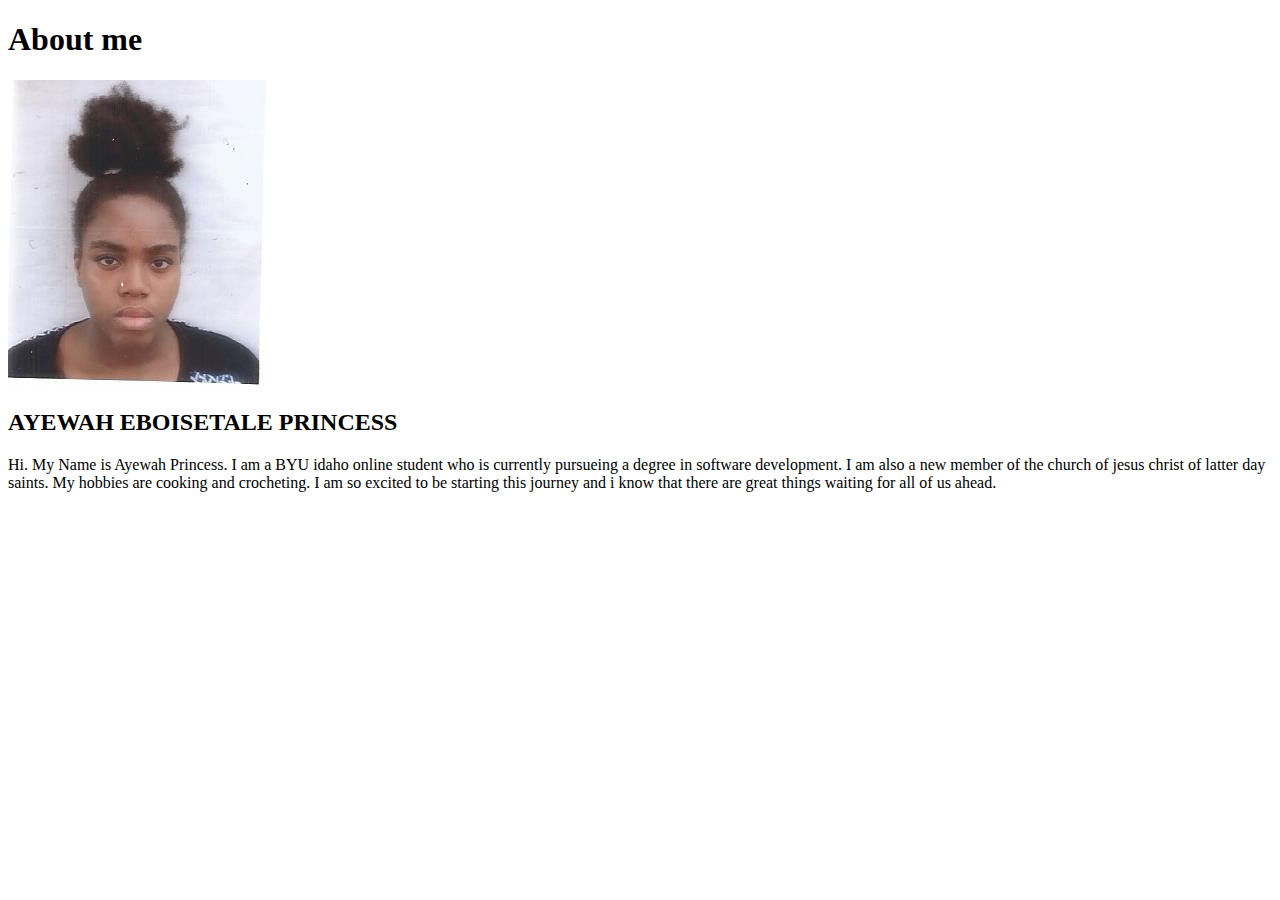
<file: aboutme/index.html>
<!DOCTYPE html>
<html  lang="en">
<head>
    <meta charset="UTF-8">
    <meta http-equiv="X-UA-Compatible" content="IE=edge">
    <meta name="viewport" content="width=device-width, initial-scale=1.0">
    <title>All About Me</title>
</head>
<body>
    <h1>About me</h1>
    <img alt="Image of me?" src="images/myphoto.jpg" >
    <h2>AYEWAH EBOISETALE PRINCESS</h2>
    <p>Hi. My Name is Ayewah Princess. I am a BYU idaho online student who is currently 
    pursueing a degree in software development. I am also a new member of the church of 
    jesus christ of latter day saints. My hobbies are cooking and crocheting. I am so 
    excited to be starting this journey and i know that there are great things waiting for all of us ahead.</p>
</body>
</html>
</file>
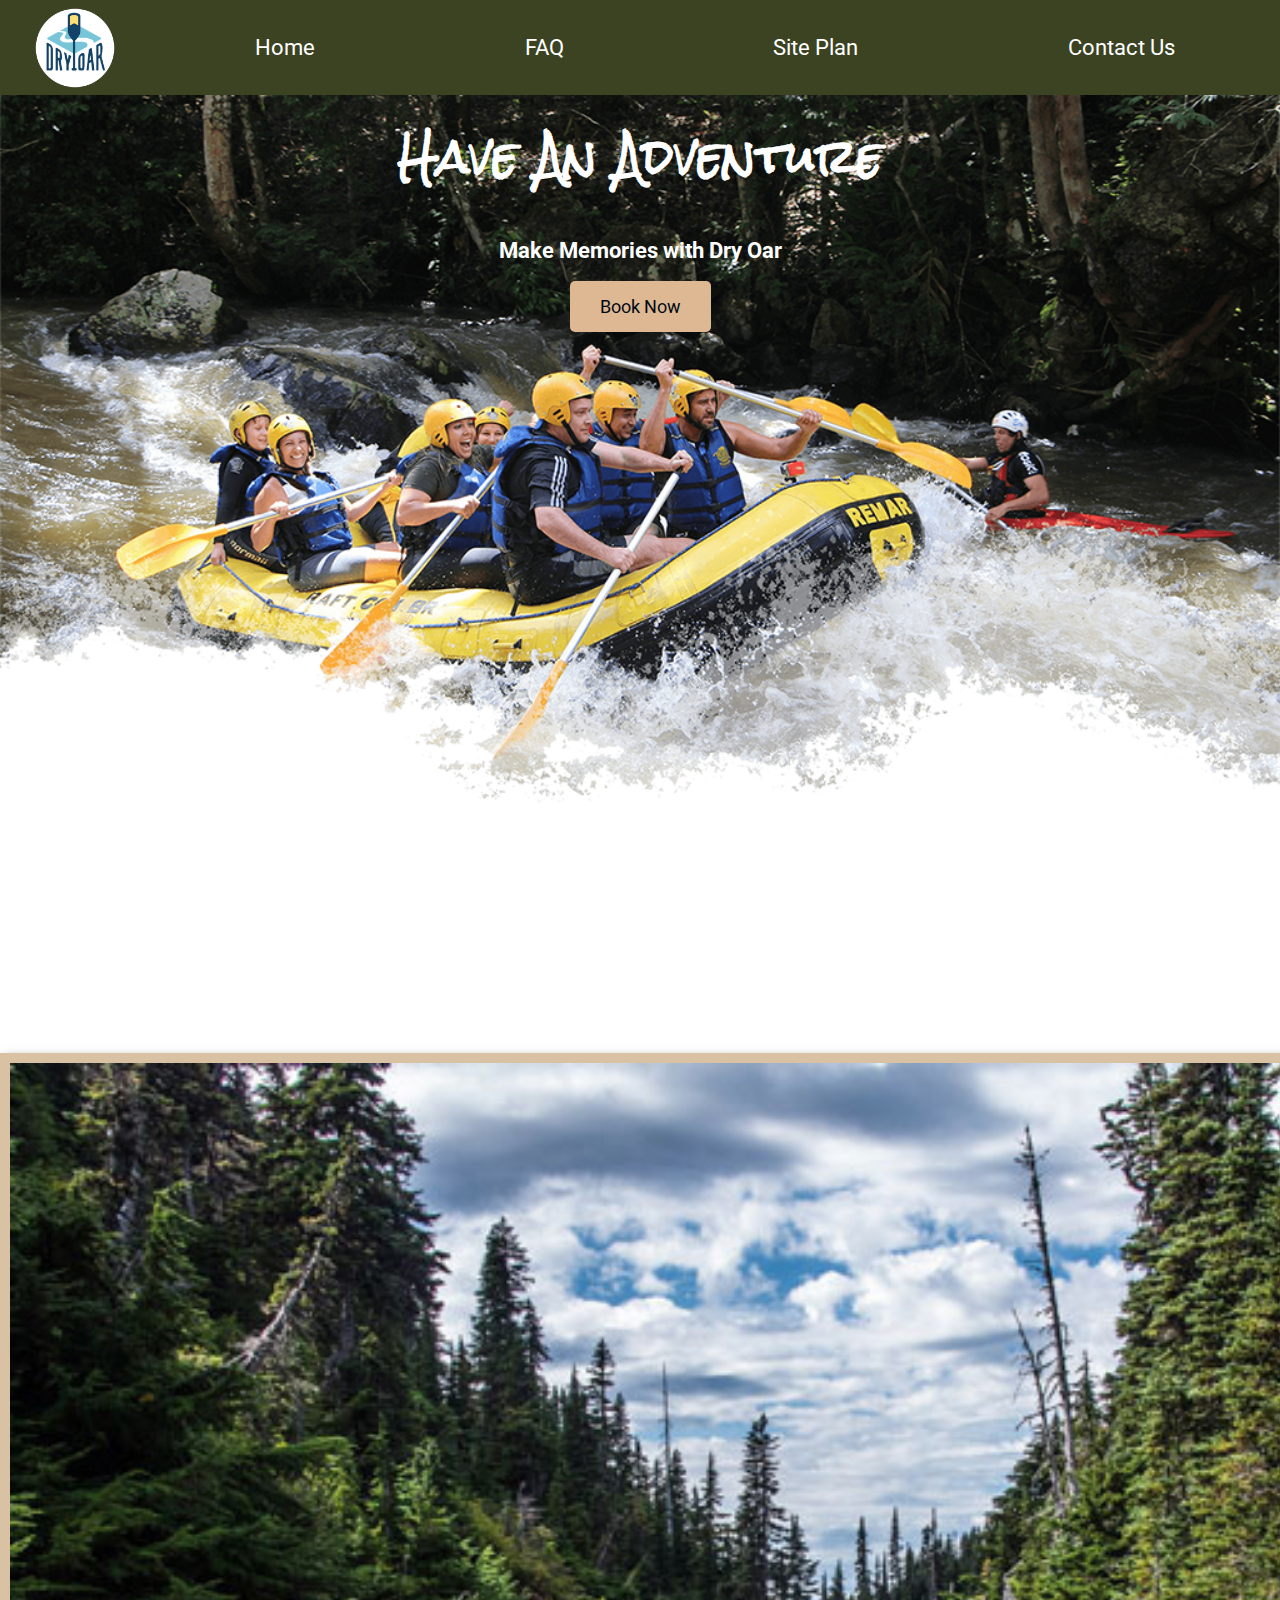
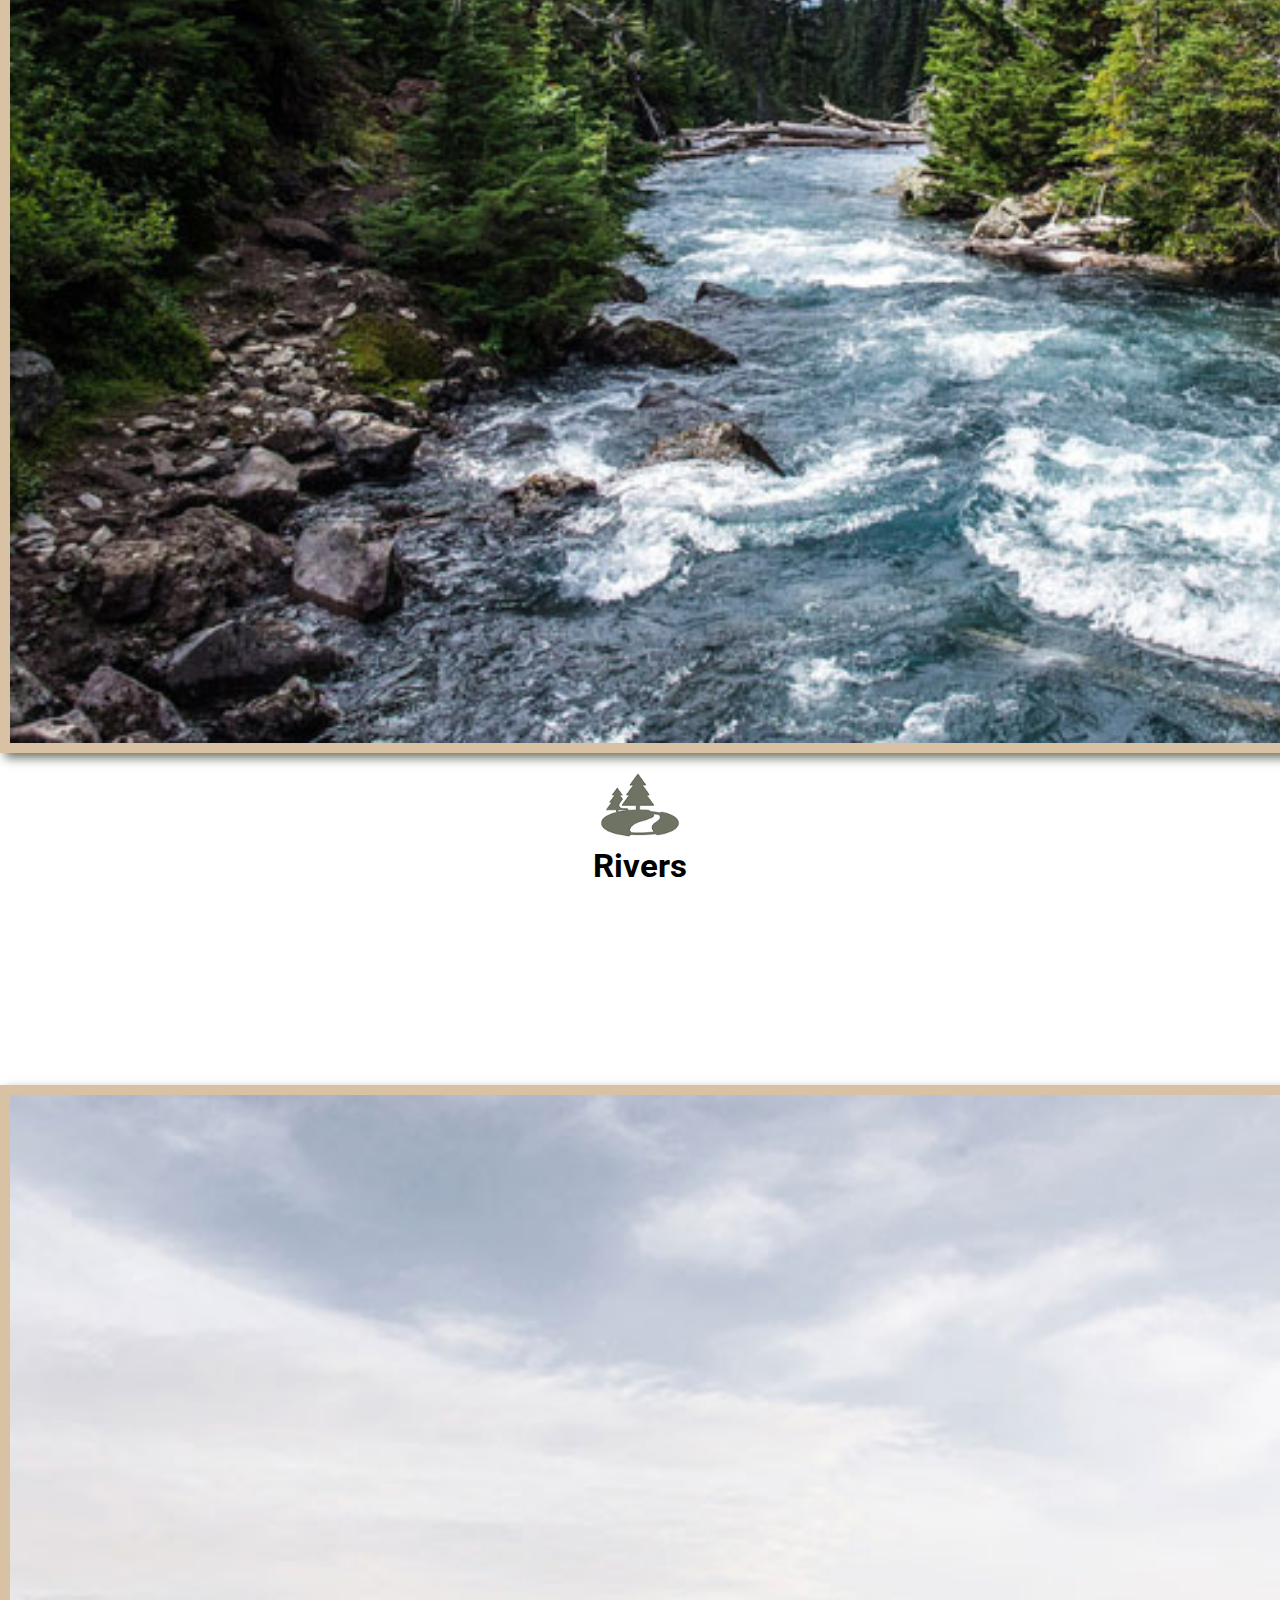
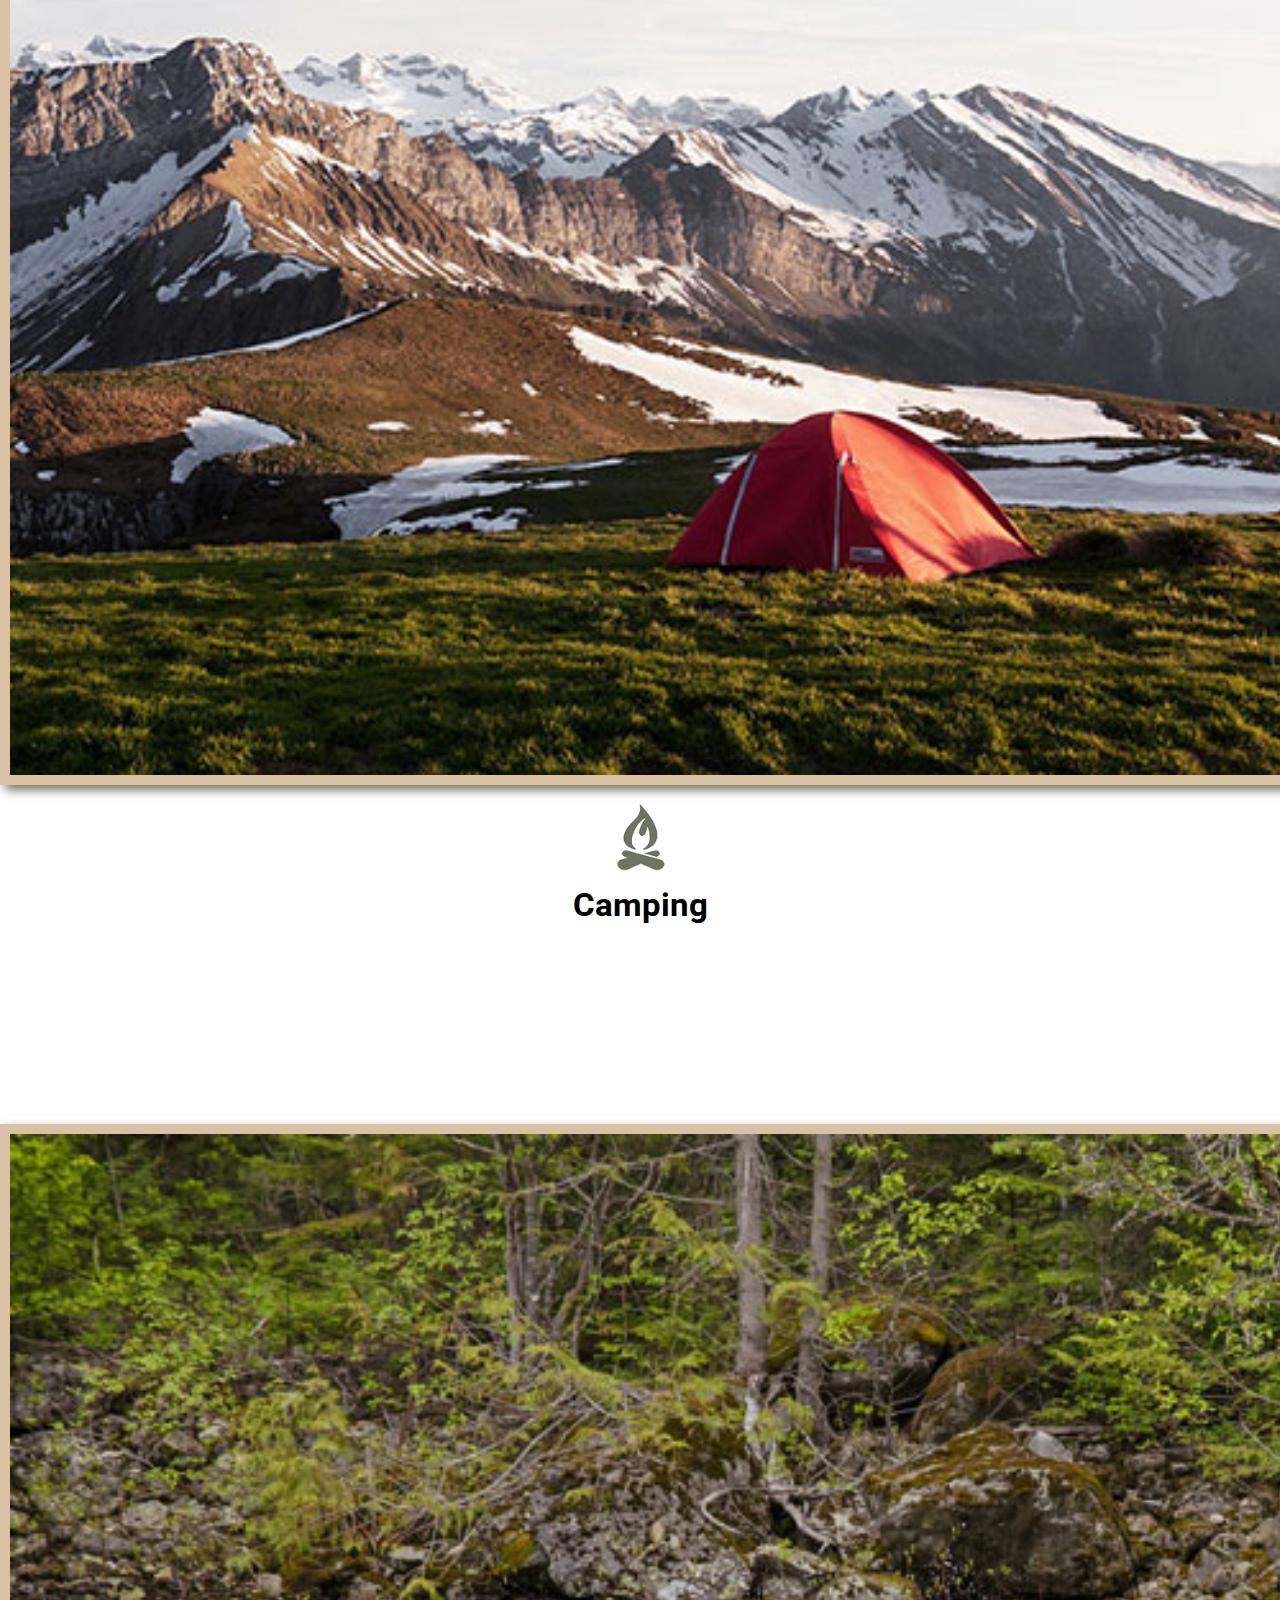
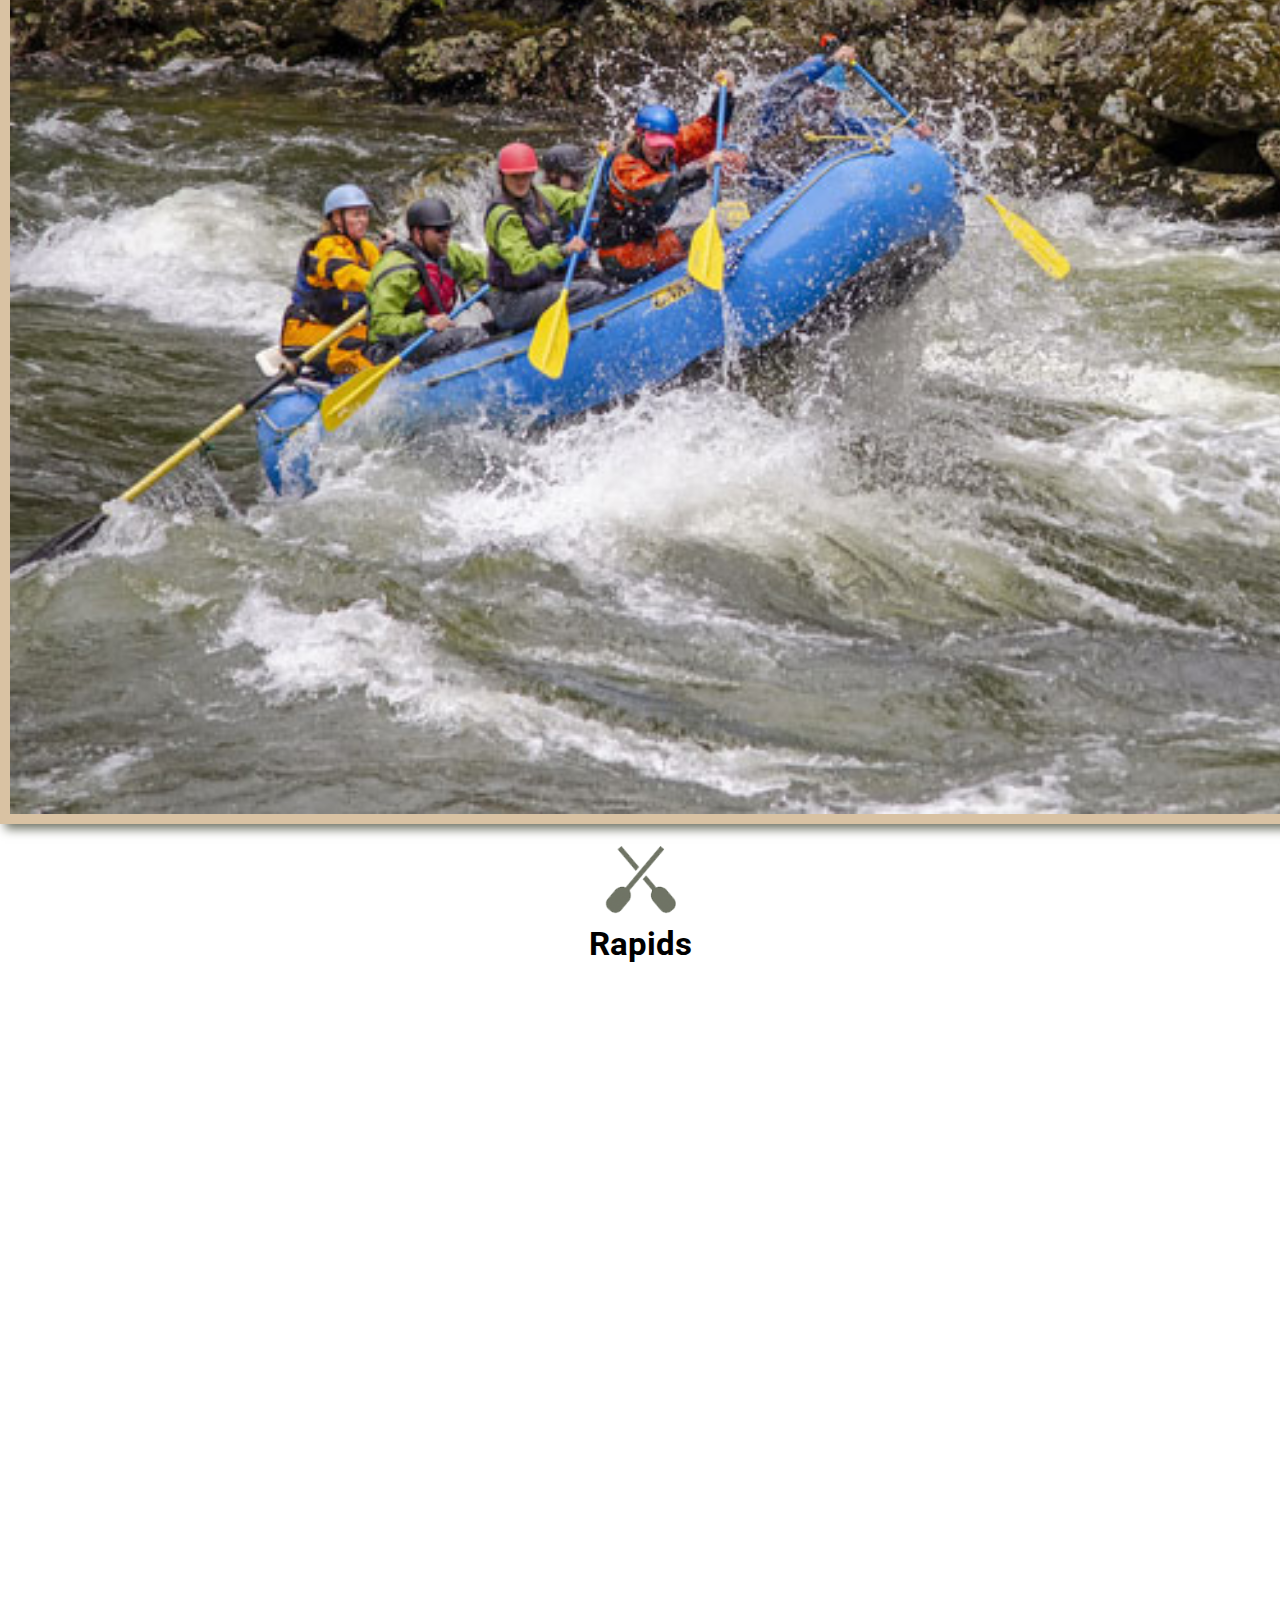
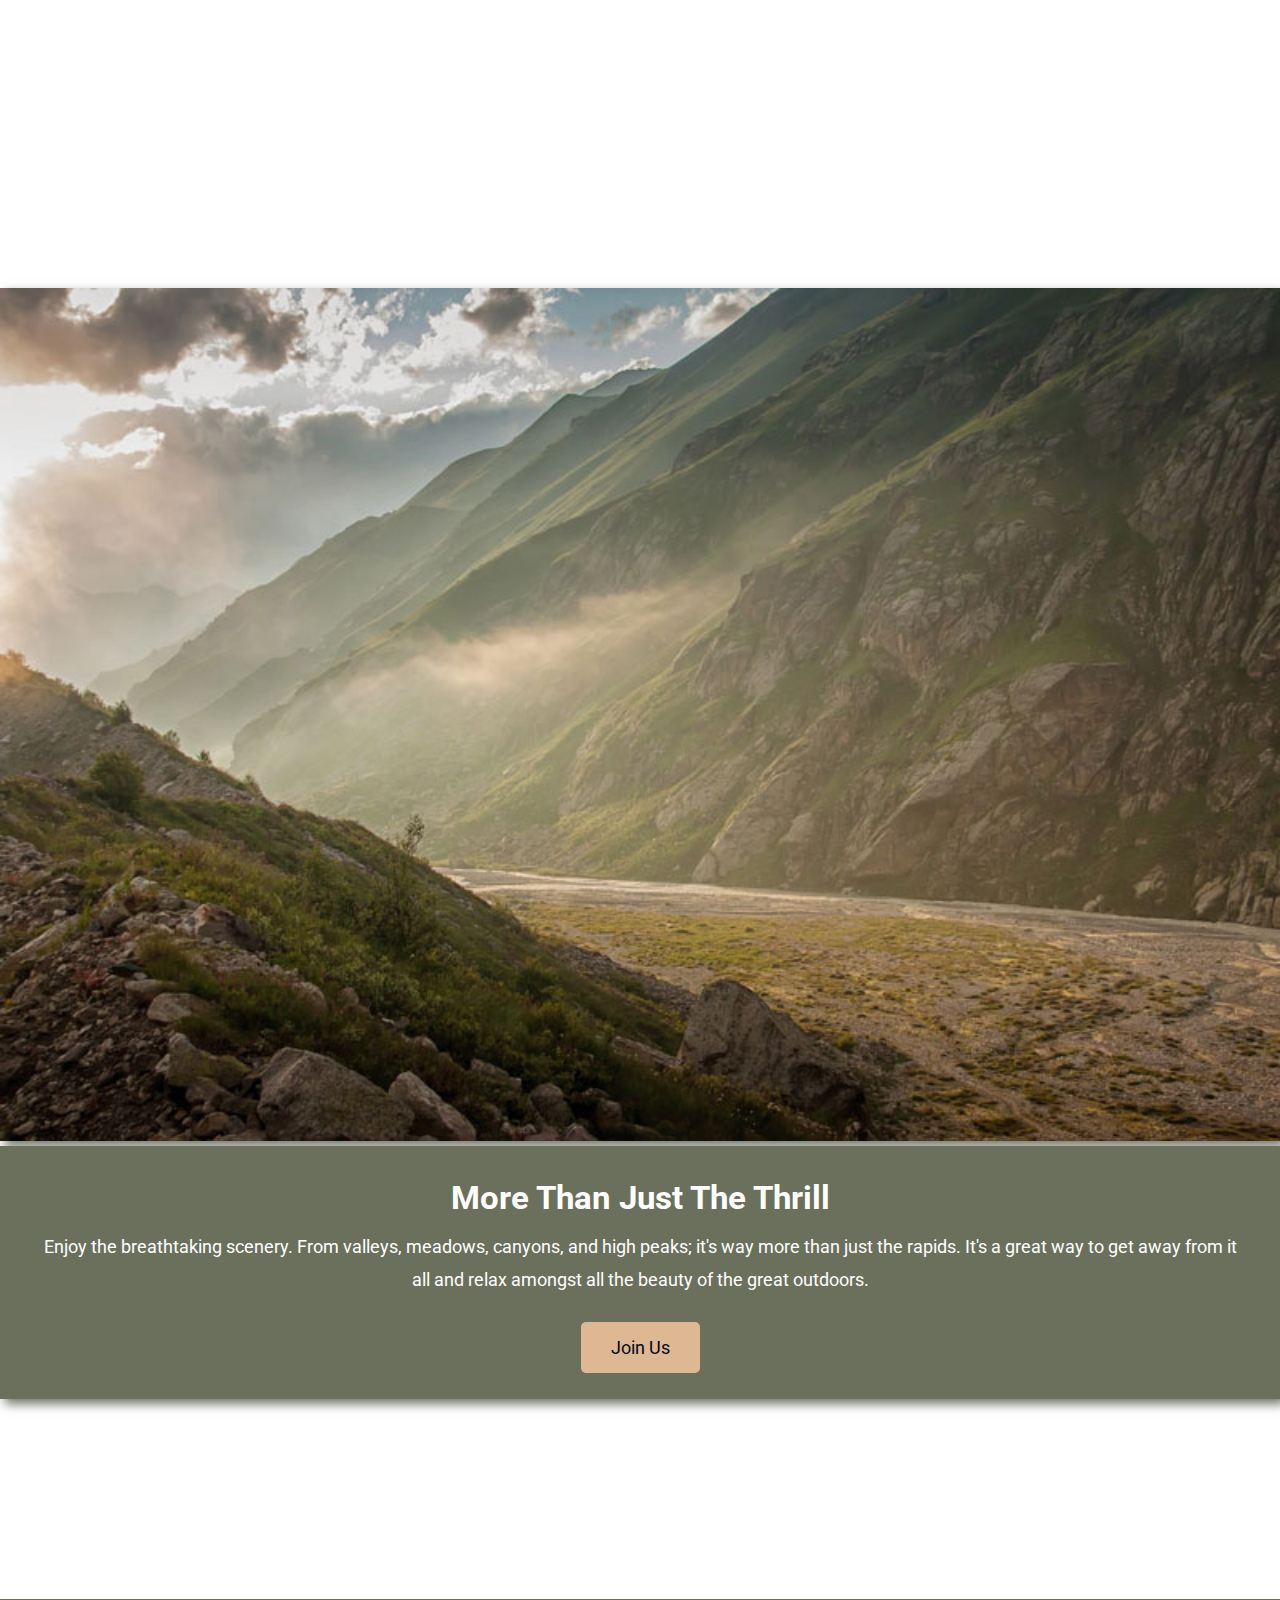
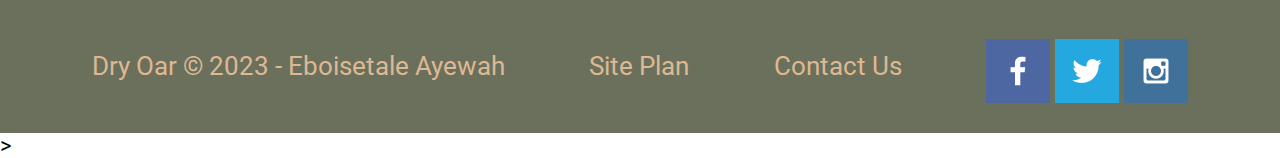
<file: wwr/index.html>
<!DOCTYPE html>
<html lang="en">
<head>
    <link rel="stylesheet" href="styles/style.css">
    <meta charset="UTF-8">
    <meta http-equiv="X-UA-Compatible" content="IE=edge">
    <meta name="viewport" content="width=device-width, initial-scale=1.0">
    <title>Home</title>
</head>
<body>
    <div id="content">
    <header>
        <a id="logo_link" href="index.html">
            <img class="logo" src="images/logo.png" alt="Dry Oar Logo">
        </a>
        <nav>
            <a href="index.html">Home</a>
            <a href="faq.html">FAQ</a>
            <a href="site-plan-rafting.html">Site Plan</a>
            <a href="contactus.html">Contact Us</a>
        </nav>
    </header>
    <div id="hero">
        <div id="hero-box">
            <img id="hero-img" src="images/hero.png" alt="People enjoying white water rafting">
        </div>
        <section id="hero-msg">
            <h1 class="home-title">Have An Adventure</h1>
            <h4>Make Memories with Dry Oar </h4>
            <div class='button-box'>
                <a class='book' href="contactus.html">Book Now</a>
            </div>
        </section>
    </div>
    <main class="home-grid">
        <section class="rivers-card">
            <img class="card-img" src="images/rivers.jpg" alt="river in forest">
            <img class="icon" src="images/river_icon.png" alt="river icon">
            <h2>Rivers</h2>
        </section>
        <section class="camping-card">
            <img class="card-img" src="images/camping.jpg" alt="tent in mountains">
            <img class="icon" src="images/fire_icon.png" alt="fire icon">
            <h2>Camping</h2>
        </section>
        <section class="rapids-card">
            <img class="card-img" src="images/rapids.jpg" alt="rafting boat">
            <img class="icon" src="images/oars.png" alt="oars icon">
            <h2>Rapids</h2>
        </section>
        <div id="background"></div>
        <img class="mountains" src="images/mountains.jpg" alt="Misty mountains">
        <section class="msg">
            <h2>More Than Just The Thrill</h2>
            <p>Enjoy the breathtaking scenery. From valleys, meadows, canyons, and high peaks; it's way more than just the rapids. It's a great way to get away from it all and relax amongst all the beauty of the great outdoors. </p>
            <a class='join' href="rivers.html">Join Us</a>
        </section>
    </main>
    <footer>
        <p>Dry Oar &copy; 2023 - Eboisetale Ayewah</p>
        <p><a href="site-plan-rafting.html">Site Plan</a></p>
        <p><a href="contactus.html">Contact Us</a></p>
        <div class="social">
            <a href="https://facebook.com" target="_blank">
                <img src="images/facebook.png" alt="fb icon">
            </a>
            <a href="https://twitter.com"  target="_blank">
                <img src="images/twitter.png" alt="twitter icon">
            </a>
            <a href="https://instagram.com"  target="_blank">
                <img src="images/instagram.png" alt="instagram icon">
            </a>
        </div>
    </footer>
   </div>>
</body>
</html>
</file>
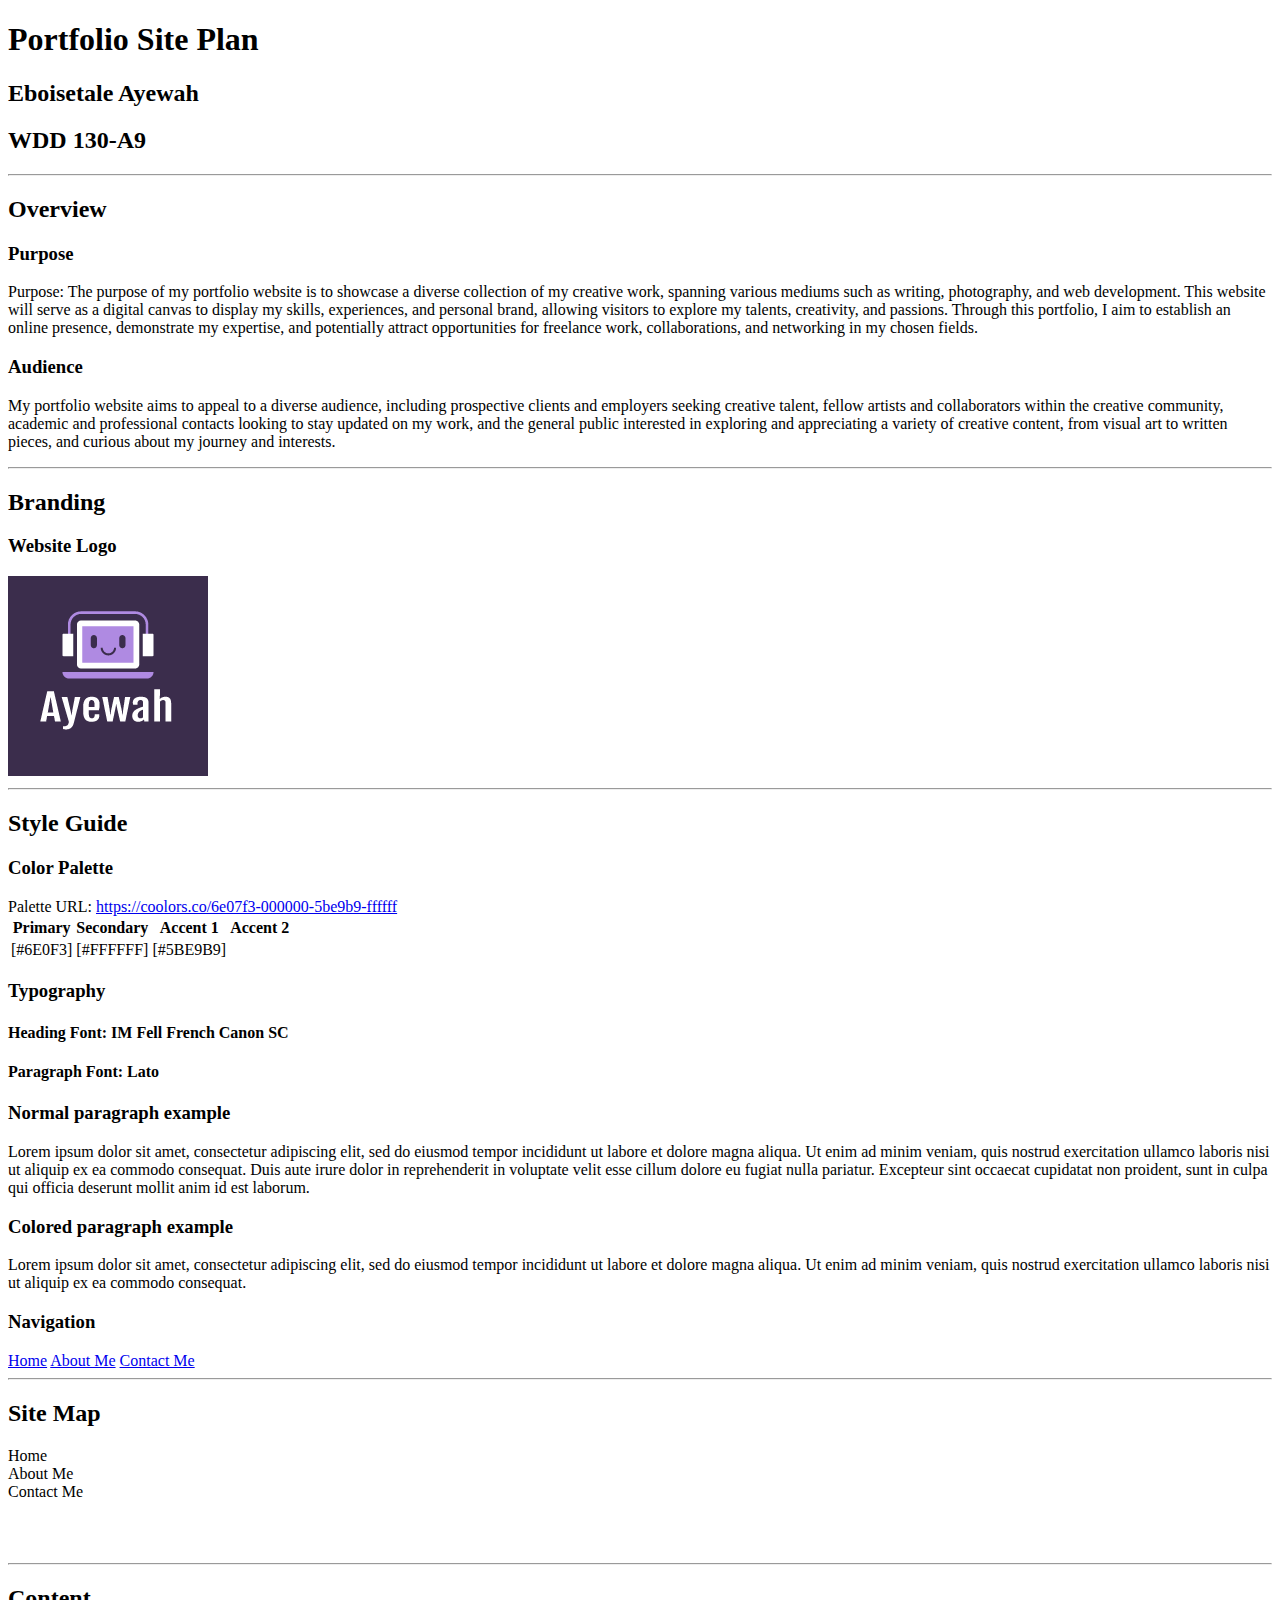
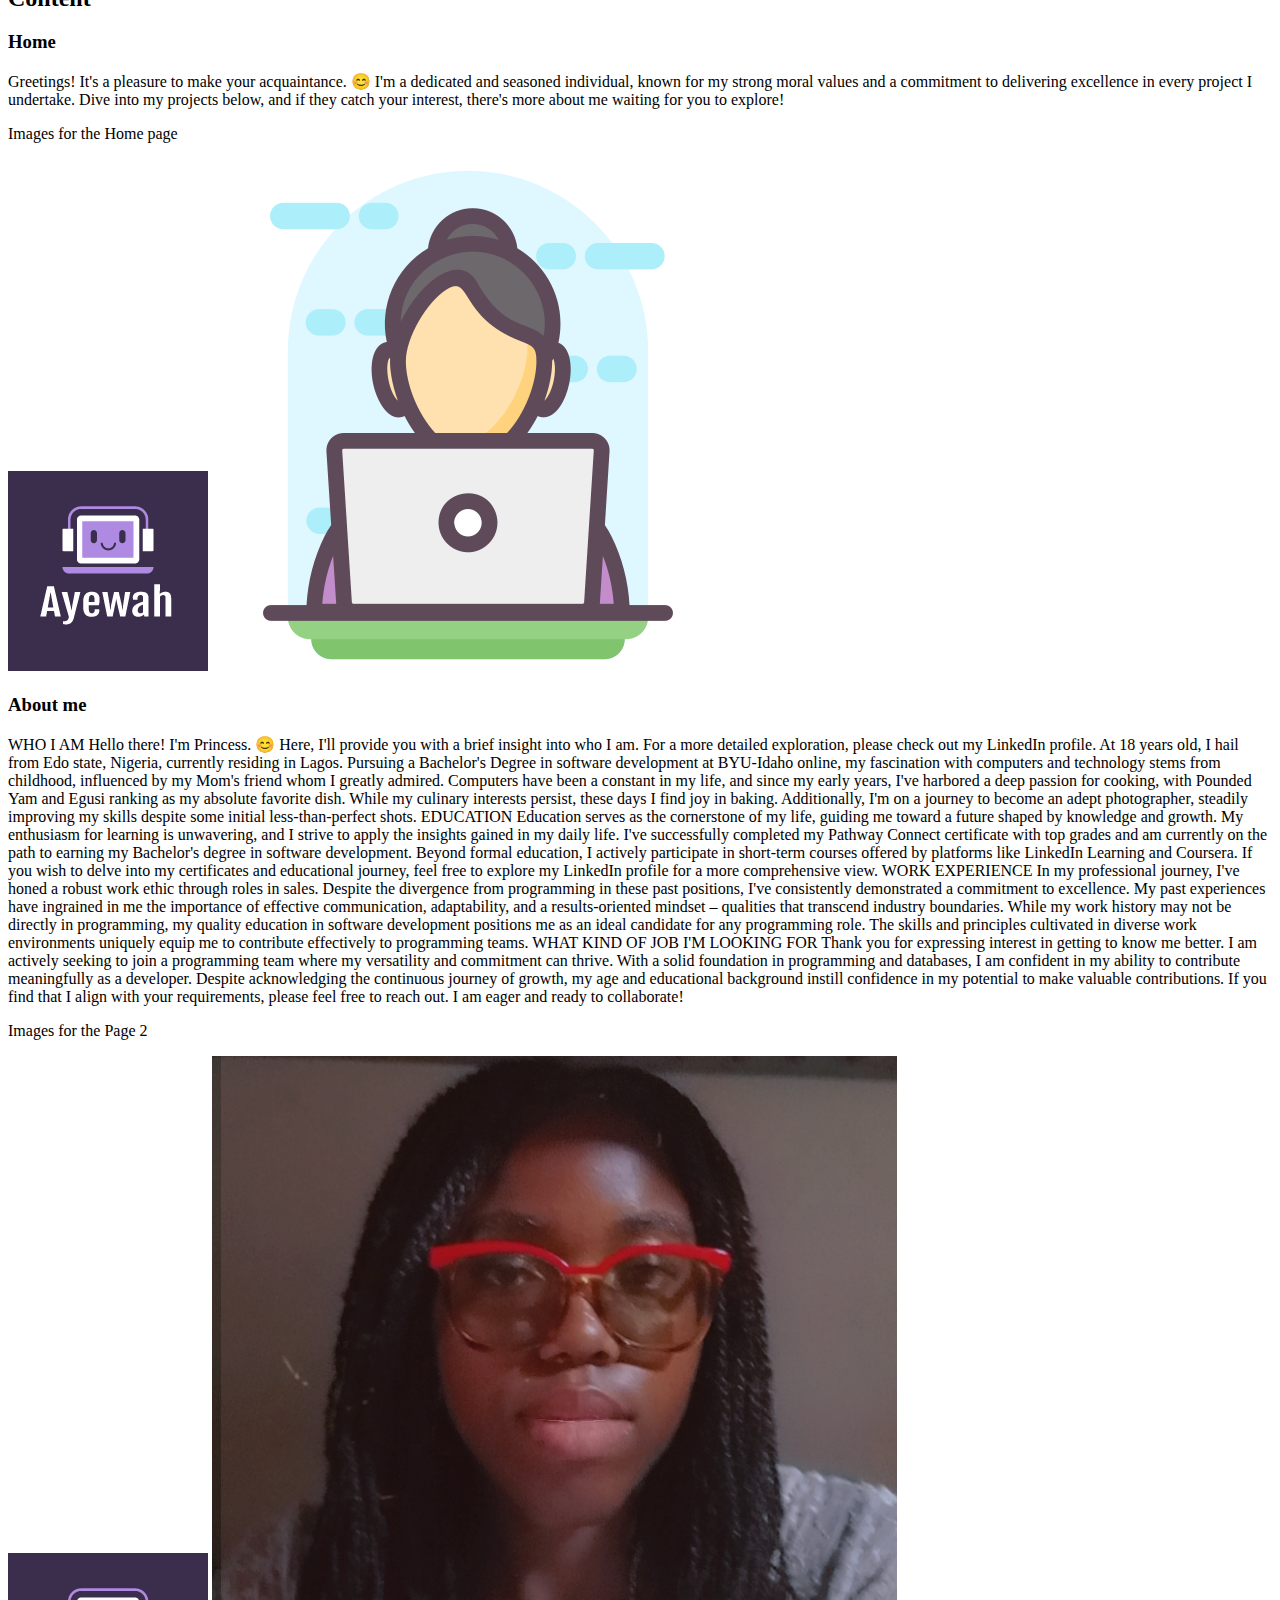
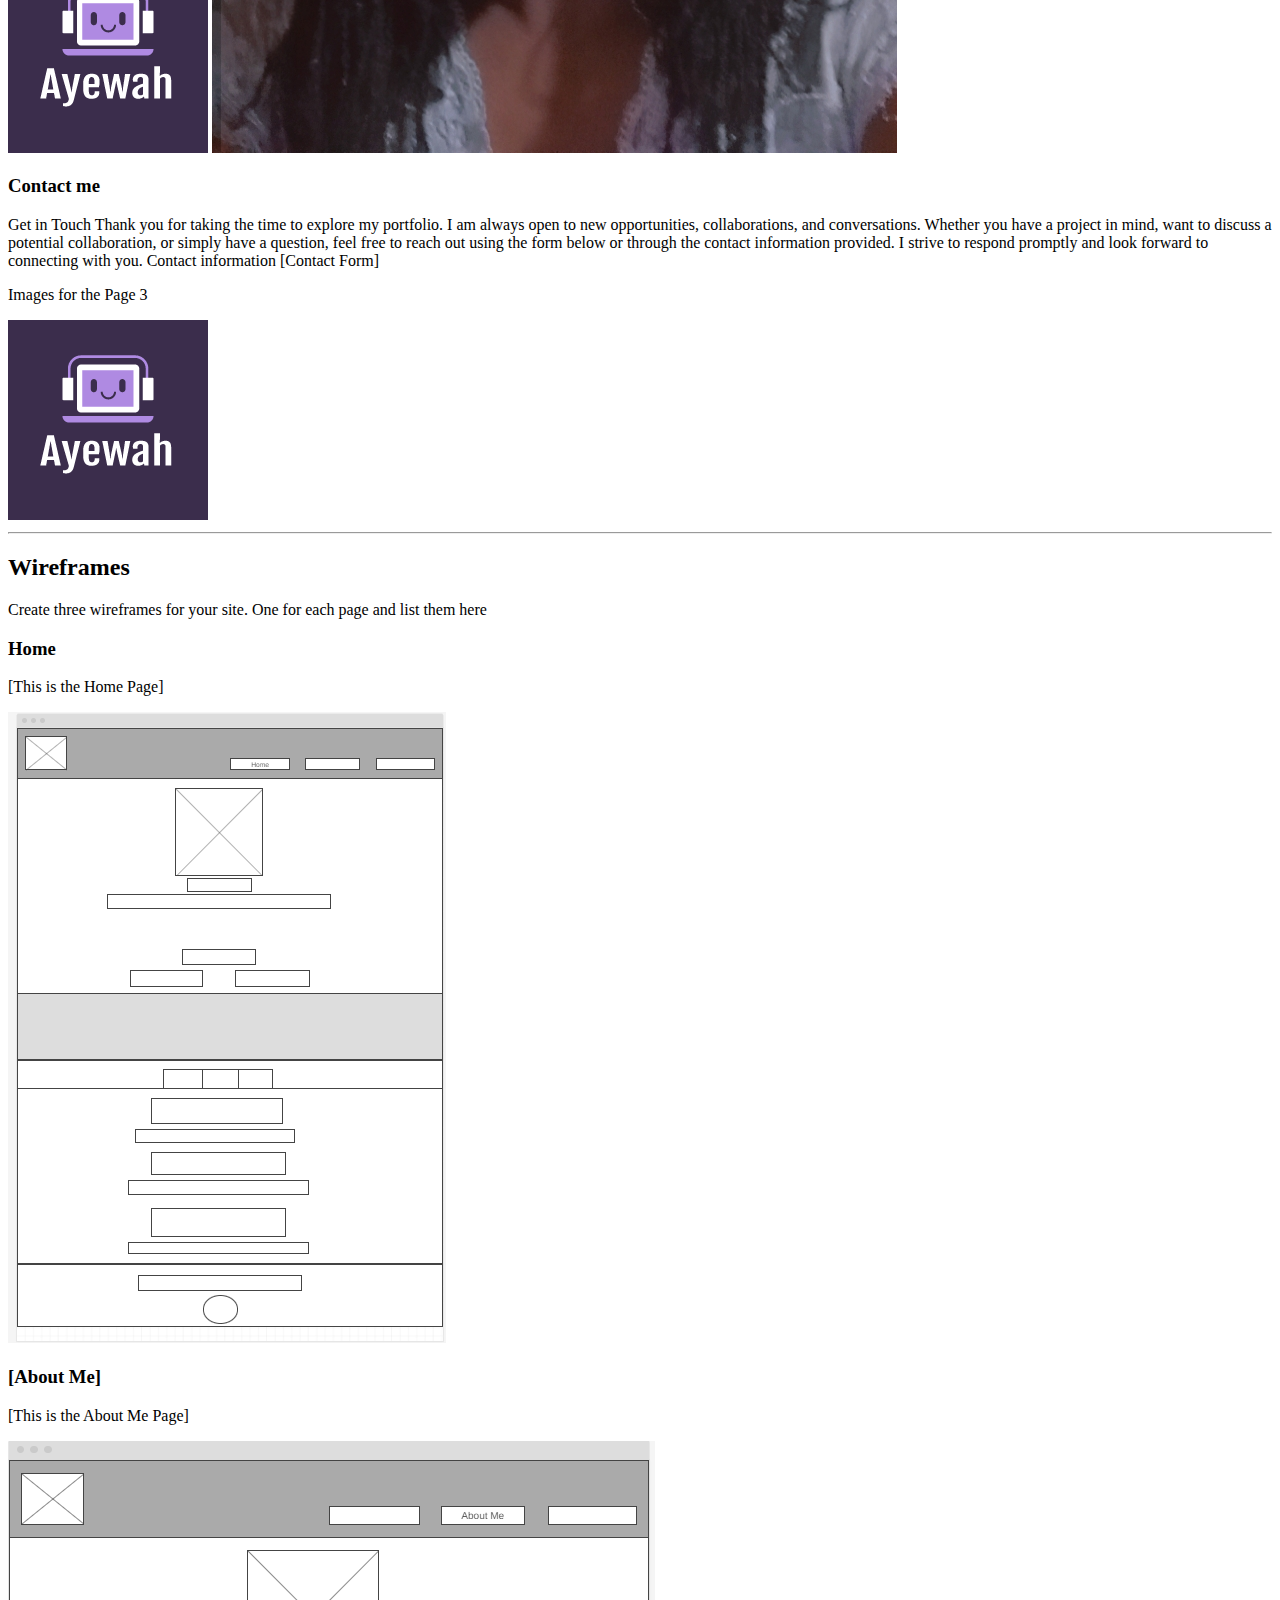
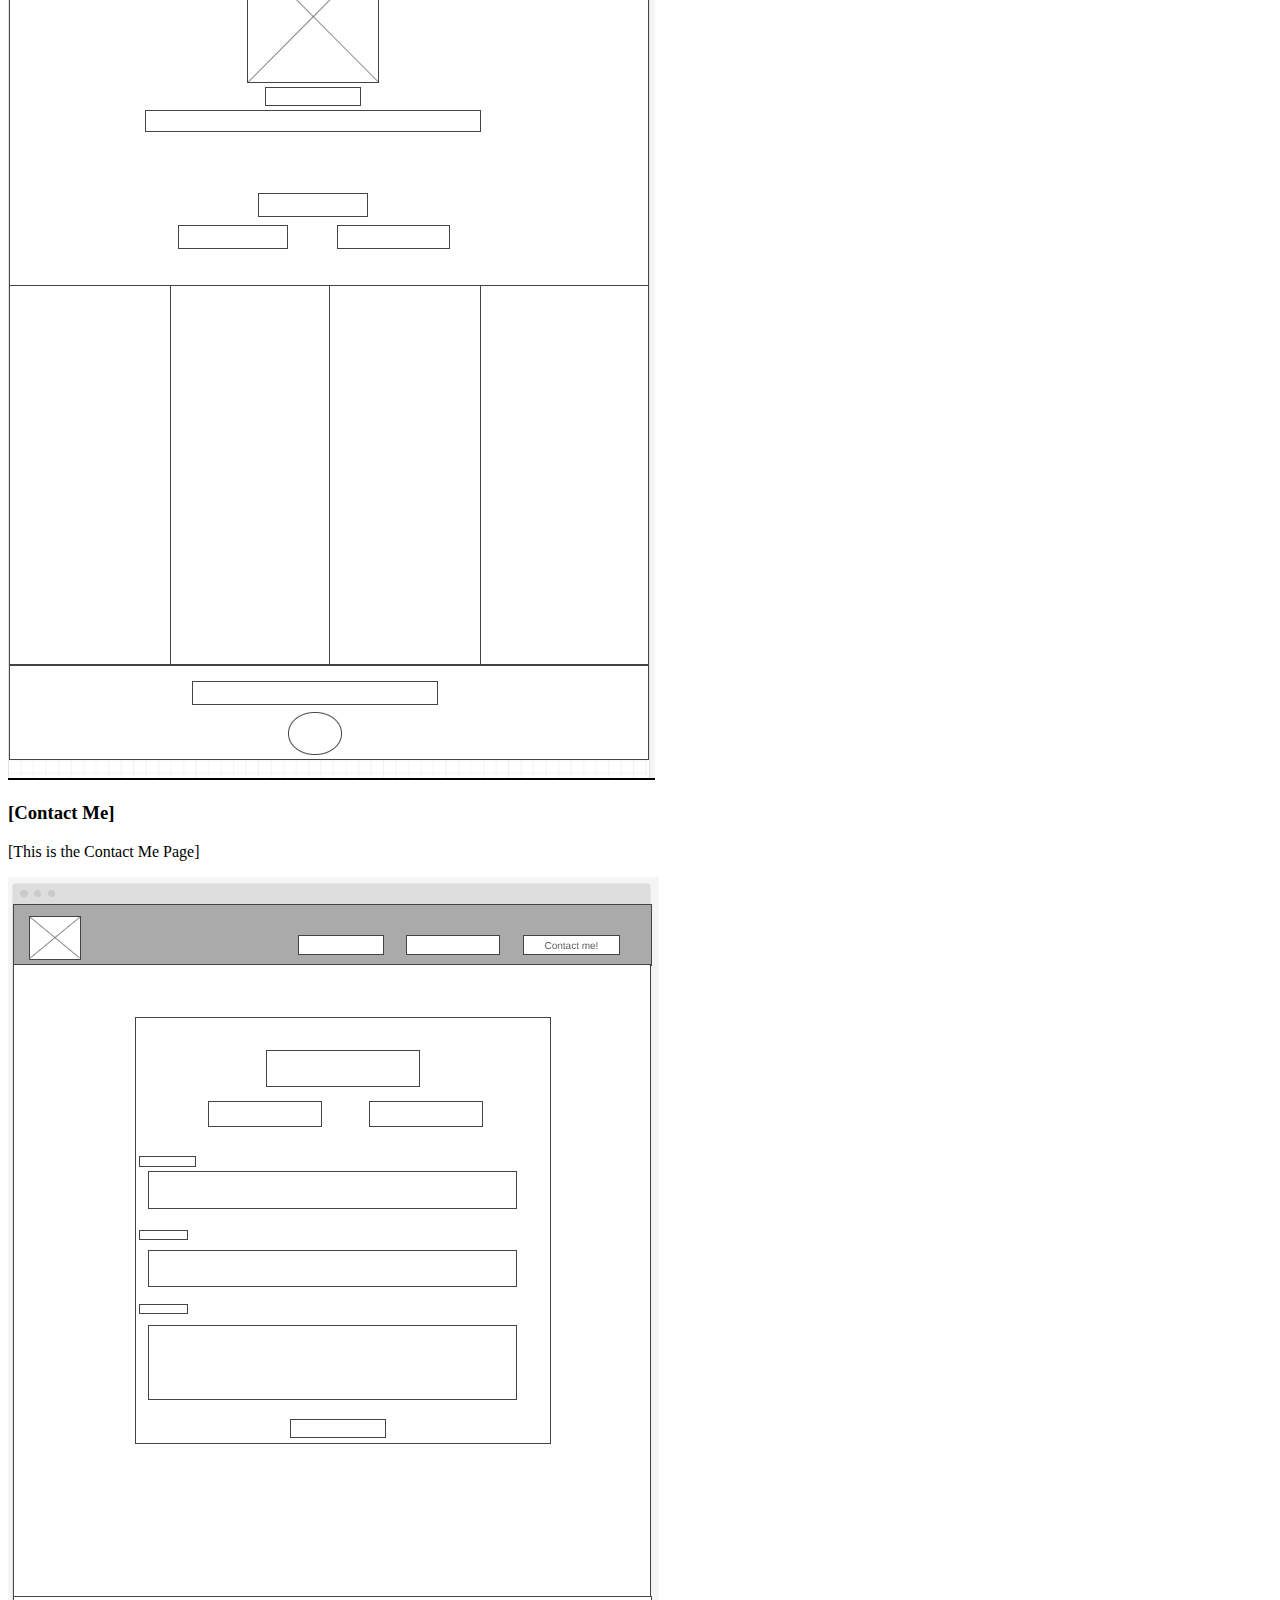
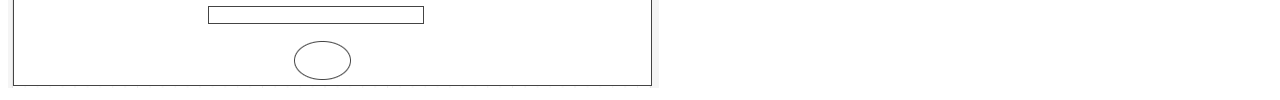
<file: portfolio/site-plan.html>
<!DOCTYPE html>
<html lang="en-us">
    
  <head>
    <meta charset="utf-8">
    <title>Site Plan</title>
    <link type="text/css" rel="stylesheet" href="styles/site-plan.css">
  </head>

  <body>
    <header>
      <h1>Portfolio Site Plan</h1>
      <h2>Eboisetale Ayewah</h2>
      <h2>WDD 130-A9</h2>
      <!-- In the header above, add the name or your site, your name and class number. For example if you are in section 3 you would put WDD 130.03 -->
    </header>
    <main>

      <!-- ------------------------Steps 2-3------------------------------ -->
      <hr>
      <h2>Overview</h2>
      <h3>Purpose</h3>
      <p>Purpose: The purpose of my portfolio website is to showcase a diverse collection of my creative work, spanning various mediums such as writing, photography, and web development. This website will serve as a digital canvas to display my skills, experiences, and personal brand, allowing visitors to explore my talents, creativity, and passions. Through this portfolio, I aim to establish an online presence, demonstrate my expertise, and potentially attract opportunities for freelance work, collaborations, and networking in my chosen fields.</p>  <!-- change this -->


      <h3>Audience</h3>
      <p>My portfolio website aims to appeal to a diverse audience, including prospective clients and employers seeking creative talent, fellow artists and collaborators within the creative community, academic and professional contacts looking to stay updated on my work, and the general public interested in exploring and appreciating a variety of creative content, from visual art to written pieces, and curious about my journey and interests.</p>  <!-- change this -->

      <hr>
      <h2>Branding</h2>
      <h3>Website Logo</h3>
      <!-- Replace this with some sort of logo for your site.  A logo can be as simple as the name of your site in a nice font :) -->
      <img src="images\logo.png" alt="Logo image">
      <hr>
      <h2>
        Style Guide
      </h2>

      <!-- ------------------------Steps 4-8------------------------------ -->

      <h3>
        Color Palette
      </h3>
      <!--  The colors you choose for a website are one of the most important decisions you will make. Follow the instructions on the activity in iLearn then return and replace the color codes below with the hex color codes (the 6 digit numbers that show at the bottom of each color) for the colors you have chosen below.  You should have at least 2 colors but do not have to fill in all 4 if you do not need them.  -->

      <!-- Copy and paste the URL to your finished palette below Make sure to paste it into both spots -->
      Palette URL: <a href="https://coolors.co/6e07f3-000000-5be9b9-ffffff" target="_blank">https://coolors.co/6e07f3-000000-5be9b9-ffffff</a>


      <table class="colors">
        <tr><th>Primary</th><th>Secondary</th><th>Accent 1</th><th>Accent 2</th></tr>
        <!-- Replace the numbers in the boxes below with your hex color codes. Then switch to the site-plan.css file and change your colors there as well. -->
        <tr><td class="primary">[#6E0F3]</td><td class="secondary">[#FFFFFF]</td><td class="accent1">[#5BE9B9]</td><td class="accent2"></td></tr>
      </table>

      <!-- ------------------------Step 9------------------------------ -->

      <h3>
        Typography
      </h3>
      <!-- Choose a font for your paragraphs (body copy) and headlines. What font(s) have you chosen? Why did you choose what you did?  Make sure to review the list of web safe fonts at W3Schools.org as a starting point.  Think also about which of your colors above you might use for background and font colors. -->

      <h4>
        Heading Font: IM Fell French Canon SC  <!-- change this -->
      </h4>
      <h4>
        Paragraph Font: Lato  <!-- change this -->
      </h4>
      <h3>
        Normal paragraph example
      </h3>
      <p>
        Lorem ipsum dolor sit amet, consectetur adipiscing elit, sed do eiusmod tempor incididunt ut labore et dolore magna aliqua. Ut enim ad minim veniam, quis nostrud exercitation ullamco laboris nisi ut aliquip ex ea commodo consequat. Duis aute irure dolor in reprehenderit in voluptate velit esse cillum dolore eu fugiat nulla pariatur. Excepteur sint occaecat cupidatat non proident, sunt in culpa qui officia deserunt mollit anim id est laborum.
      </p>
      <h3>
        Colored paragraph example
      </h3>
      <p class="colored">
        Lorem ipsum dolor sit amet, consectetur adipiscing elit, sed do eiusmod tempor incididunt ut labore et dolore magna aliqua. Ut enim ad minim veniam, quis nostrud exercitation ullamco laboris nisi ut aliquip ex ea commodo consequat. 
      </p>

      <!-- ------------------------Step 10------------------------------ -->

      <h3>
        Navigation
      </h3>
      <!-- Think about how you want your navigation bar to look. In the site-plan.css file change the colors to your colors to get the look you desire. --> 
      <nav>
        <a href="#">Home</a>
        <a href="#">About Me</a>
        <a href="#">Contact Me</a>
      </nav>
      <hr>
      <h2>
        Site Map
      </h2>
      <div class="sitemap">
        <div class="sm-home">
          Home
        </div>
        <div class="sm-page2">
          About Me <!-- change this -->
        </div>
        <div class="sm-page3">
          Contact Me  <!-- change this -->
        </div>

        <div class="top">
          &nbsp;
        </div>
        <div class="left">
          &nbsp;
        </div>
        <div class="right">
          &nbsp;
        </div>

      </div>

      <!-- --------Content Section -------------- -->
      <hr>
      <h2>
        Content
      </h2>
      <h3>Home</h3>
      <p>
        Greetings! It's a pleasure to make your acquaintance. 😊 I'm a dedicated and seasoned individual, known for my strong moral values and a commitment to delivering excellence in every project I undertake. Dive into my projects below, and if they catch your interest, there's more about me waiting for you to explore!
      </p>
      <p>Images for the Home page</p>
        <img src="images/logo.png" alt="image for homepage">
        <img src="images/avatar.png" alt="image for homepage">
      </ul>
      <h3>About me</h3>
      <p>
        WHO I AM

        Hello there! I'm Princess. 😊 Here, I'll provide you with a brief insight into who I am. For a more detailed exploration, please check out my LinkedIn profile. At 18 years old, I hail from Edo state, Nigeria, currently residing in Lagos. Pursuing a Bachelor's Degree in software development at BYU-Idaho online, my fascination with computers and technology stems from childhood, influenced by my Mom's friend whom I greatly admired.
        
        Computers have been a constant in my life, and since my early years, I've harbored a deep passion for cooking, with Pounded Yam and Egusi ranking as my absolute favorite dish. While my culinary interests persist, these days I find joy in baking. Additionally, I'm on a journey to become an adept photographer, steadily improving my skills despite some initial less-than-perfect shots.
        
        EDUCATION
        
        Education serves as the cornerstone of my life, guiding me toward a future shaped by knowledge and growth. My enthusiasm for learning is unwavering, and I strive to apply the insights gained in my daily life. I've successfully completed my Pathway Connect certificate with top grades and am currently on the path to earning my Bachelor's degree in software development.
        
        Beyond formal education, I actively participate in short-term courses offered by platforms like LinkedIn Learning and Coursera. If you wish to delve into my certificates and educational journey, feel free to explore my LinkedIn profile for a more comprehensive view.
        
        WORK EXPERIENCE
        
        In my professional journey, I've honed a robust work ethic through roles in sales. Despite the divergence from programming in these past positions, I've consistently demonstrated a commitment to excellence. My past experiences have ingrained in me the importance of effective communication, adaptability, and a results-oriented mindset – qualities that transcend industry boundaries.
        
        While my work history may not be directly in programming, my quality education in software development positions me as an ideal candidate for any programming role. The skills and principles cultivated in diverse work environments uniquely equip me to contribute effectively to programming teams.
        
        WHAT KIND OF JOB I'M LOOKING FOR
        
        Thank you for expressing interest in getting to know me better. I am actively seeking to join a programming team where my versatility and commitment can thrive. With a solid foundation in programming and databases, I am confident in my ability to contribute meaningfully as a developer. Despite acknowledging the continuous journey of growth, my age and educational background instill confidence in my potential to make valuable contributions.
        
        If you find that I align with your requirements, please feel free to reach out. I am eager and ready to collaborate!
        
      </p>
      <p>Images for the Page 2</p>
        <img src="images/logo.png" alt="image for page2">
        <img src="images/picture1.jpeg" alt="image for page2">

      </ul>
      <h3>Contact me</h3>
      <p>
        Get in Touch
      Thank you for taking the time to explore my portfolio. I am always open to new opportunities, collaborations, and conversations. Whether you have a project in mind, want to discuss a potential collaboration, or simply have a question, feel free to reach out using the form below or through the contact information provided.
      I strive to respond promptly and look forward to connecting with you.
        Contact information
      [Contact Form]
</p>
      <p>Images for the Page 3</p>
        <img src="images/logo.png" alt="image for page3">

      </ul>
      <hr>
      <h2>
        Wireframes
      </h2>
      <p>
        Create three wireframes for your site. One for each page and list them here</p>

      <h3>Home</h3>
      <p>         
        [This is the Home Page]
      </p>
      <img src="images/homepagewireframe.png" alt="homepagewireframe">

      <h3>[About Me]</h3>
      <p>         
        [This is the About Me Page]
      </p>
      <img src="images/aboutmepagewireframe.png" alt="aboutmepagewireframe">

      <h3>[Contact Me]</h3>
      <p>         
        [This is the Contact Me Page]
      </p>
      <img src="images/contactmepagewireframe.png" alt="contactmepagewireframe">
    </main>
  </body>

</html>
</file>
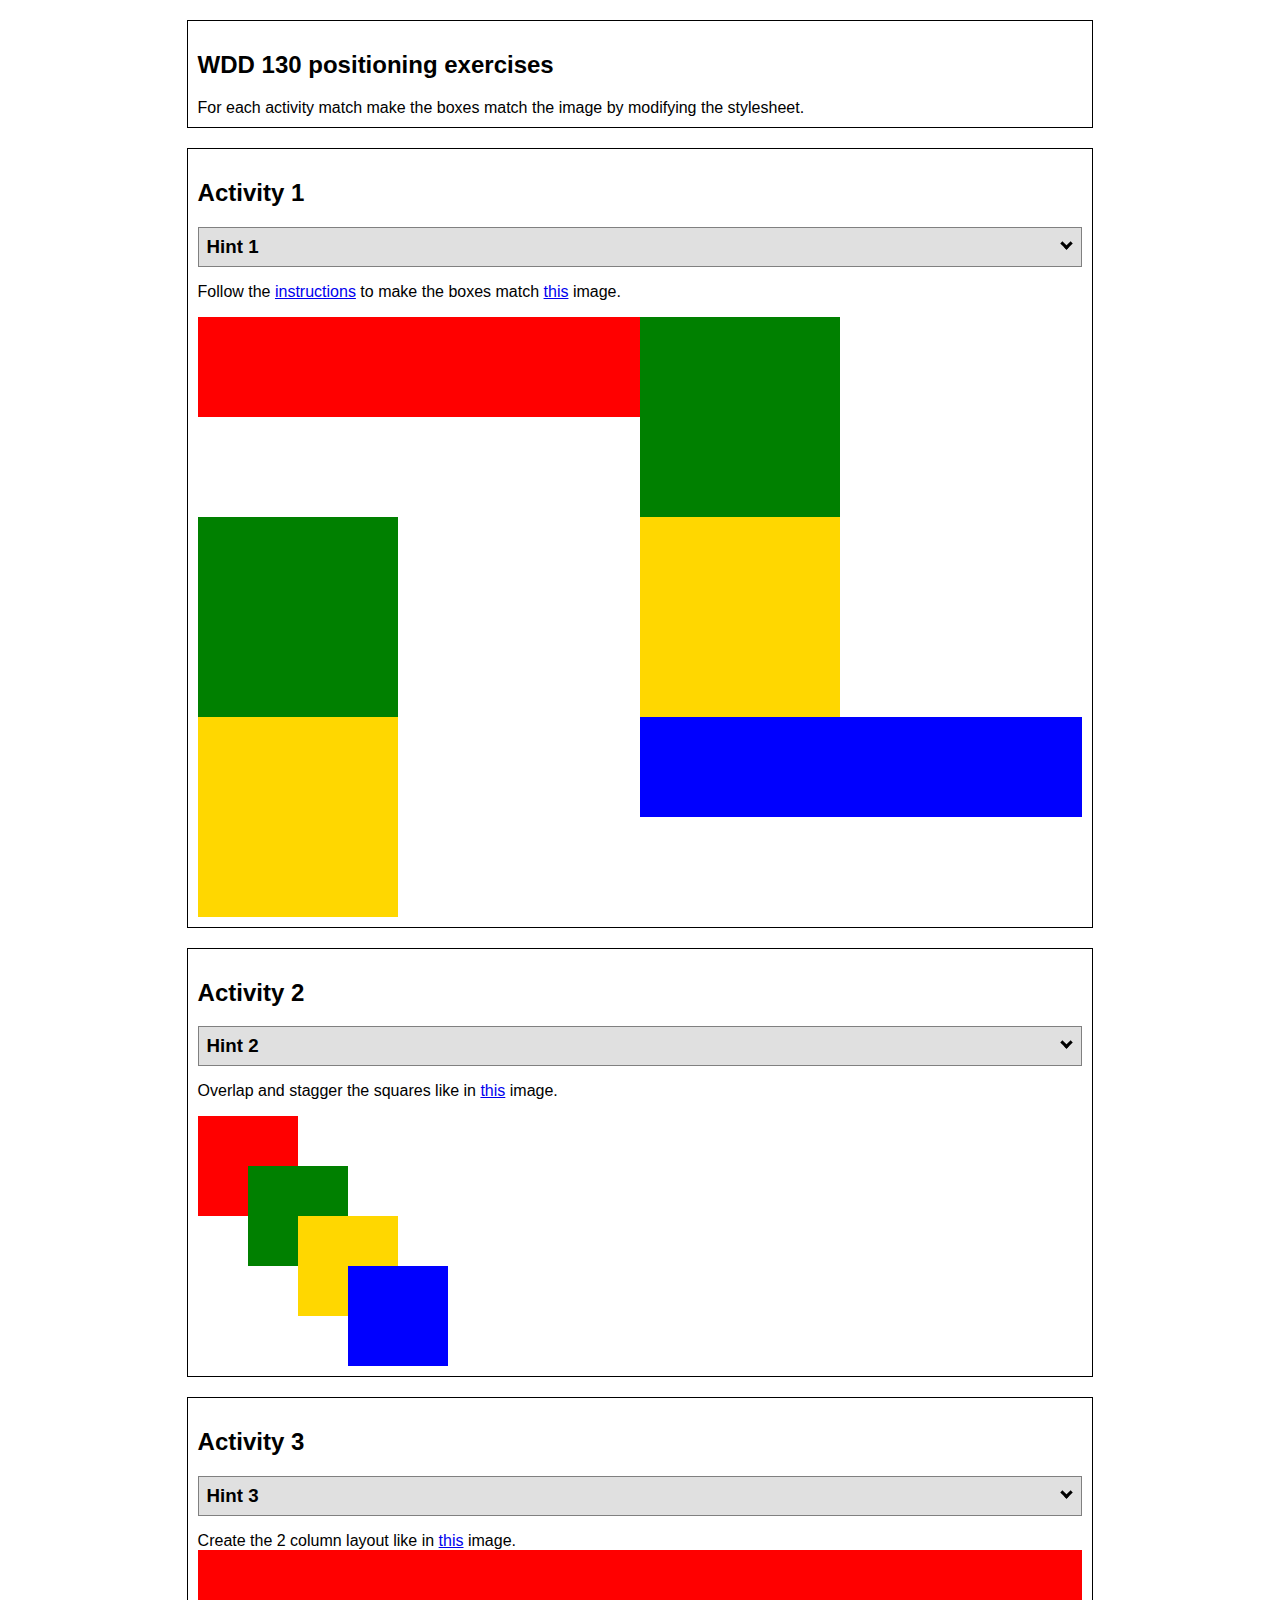
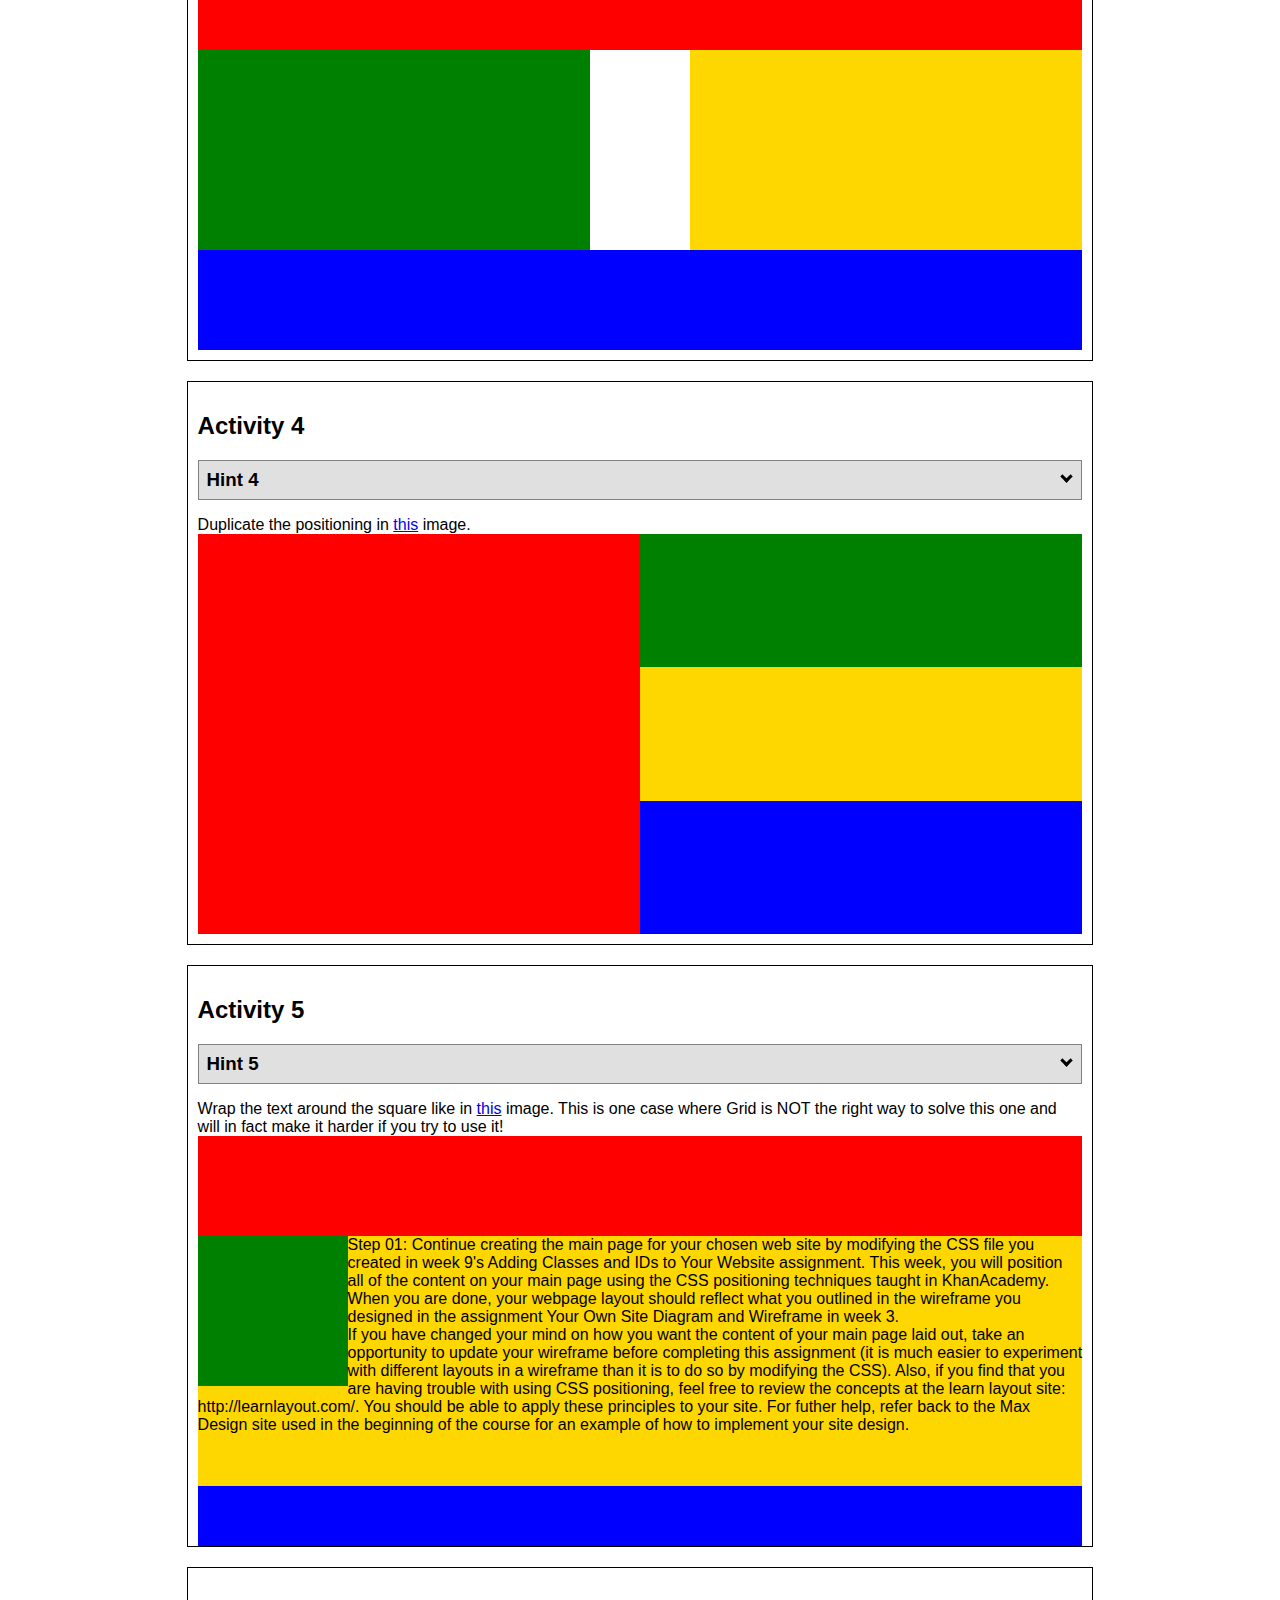
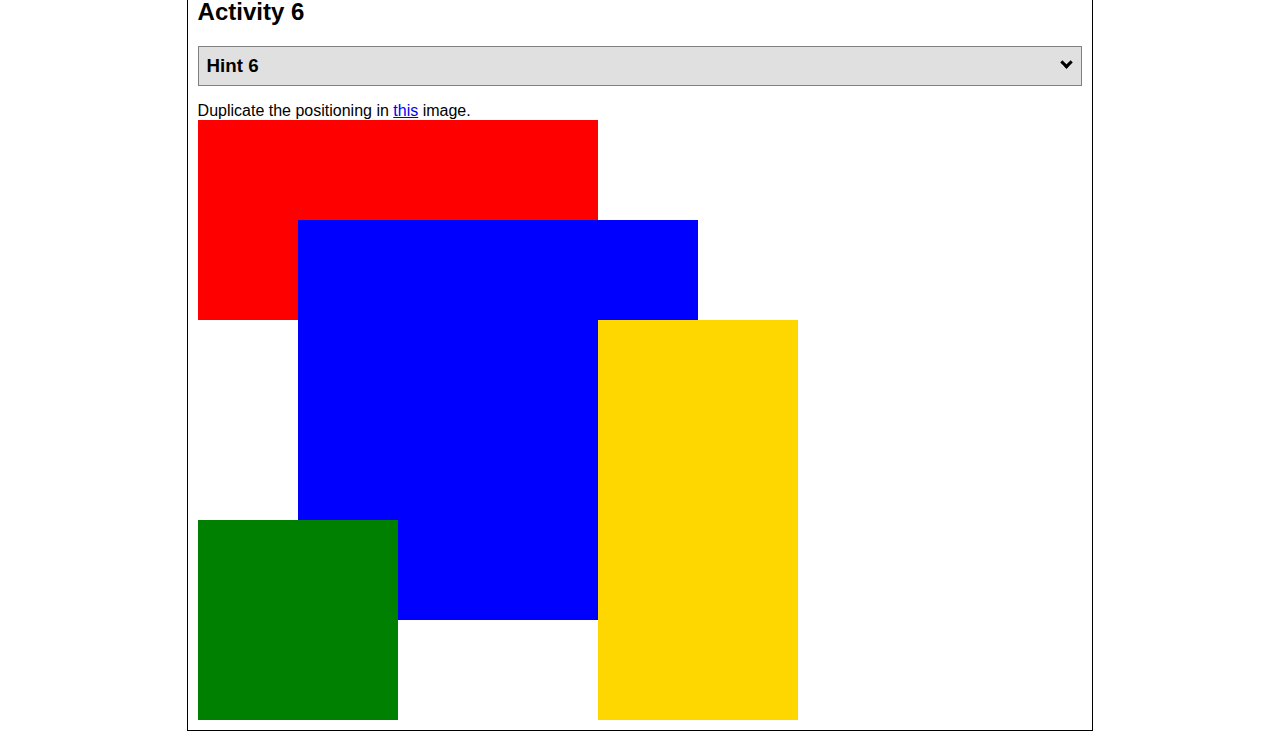
<file: positioning/positioning.html>
<!DOCTYPE html>
<html lang="en">
  <head>
    <!-- HTML - Name: positioning.html -->
    <title>Positioning Activity</title>
    <link rel="stylesheet" type="text/css" href="positionstyles.css" />
  </head>
  <body>
    <div class="activity">
      <h2>WDD 130 positioning exercises</h2>
      For each activity match make the boxes match the image by modifying the stylesheet.</div>
    <div class="activity">
      <h2>Activity 1</h2>
      <section class="hint"><input type="checkbox" ><i></i> <h3>Hint 1</h3><div><p>Check out the <a href="https://byui-wdd.github.io/wdd130/activities/w06-css-positioning.html" target="_blank">activity instructions</a> in Ilearn!</p></div></section>
      <p>Follow the <a href="https://byui-wdd.github.io/wdd130/activities/w06-css-positioning.html" target="_blank">instructions</a> to make the boxes match  <a href="https://byui-wdd.github.io/wdd130/images/example1.png" target="_blank">this</a> image.</p>
      <div class="content1" >
        <div class="red1" ></div>
        <div class="green1" ></div>
        <div class="green1" ></div>
        <div class="yellow1"></div>
        <div class="yellow1"></div>
        <div class="blue1"></div>
      </div>
    </div>
    <div class="activity">
      <h2>Activity 2</h2>
      <section class="hint"><input type="checkbox" > <h3>Hint 2</h3><i></i><div>
      <ul>
      <li>grid-template-columns: 50px 50px 50px 50px 50px </li></ul></div></section>
      <p>Overlap and stagger the squares like in <a href="https://byui-wdd.github.io/wdd130/images/example2.png" target="_blank">this</a> image.</p>
      <div class="content2" >
        <div class="red2" ></div>
        <div class="green2" ></div>
        <div class="yellow2"></div>
        <div class="blue2"></div>
      </div>
    </div>
    <div class="activity">
      <h2>Activity 3</h2>
      <section class="hint"><input type="checkbox" > <h3>Hint 3</h3><i></i><div><p>This one is going to be best solved with CSS Grid. Remember to make the boxes the right width first...then start moving them around. </p><h4>Properties used:</h4><ul><li>display:grid;</li><li>grid-template-columns:</li><li>grid-column-gap:</li>
        <li>grid-column:</li>  </ul></div></section>
      Create the 2 column layout like in <a href="https://byui-wdd.github.io/wdd130/images/example3.png" target="_blank">this</a>  image.
      <div class="content3" >
        <div class="red3" ></div>
        <div class="green3" ></div>
        <div class="yellow3"></div>
        <div class="blue3"></div>
      </div>
    </div>
    <div class="activity">
      <h2>Activity 4</h2>
      <section class="hint"><input type="checkbox" > <h3>Hint 4</h3><i></i><div><p>For the others we have been primarily concerned with width. For this one you will need to adjust height as well. </p><h4>Properties used:</h4><ul><li>display:grid;</li><li>grid-template-columns:</li><li>grid-row:</li></ul></div></section>
      Duplicate the positioning in <a href="https://byui-wdd.github.io/wdd130/images/example4.png" target="_blank">this</a> image. 
      <div class="content4" >
        <div class="red4" ></div>
        <div class="green4" ></div>
        <div class="yellow4"></div>
        <div class="blue4"></div>
      </div>
    </div>

    <div class="activity">
      <h2>Activity 5</h2>
      <section class="hint"><input type="checkbox" > <h3>Hint 5</h3><i></i><div><p>Grid is <strong>not</strong> the right way to do this.  In fact there is only one way to really do that...and that is with float. Remember that we float the thing we want the text to wrap around.  Also remember to start by making all the shapes the right size and shape.</p><h4>Properties used:</h4><ul><li>float: left;</li></ul></div></section>
      Wrap the text around the square like in <a href="https://byui-wdd.github.io/wdd130/images/example5.png" target="_blank">this</a> image. This is one case where Grid is NOT the right way to solve this one and will in fact make it harder if you try to use it!
      <div class="content5" >
        <div class="red5" ></div>
        <div class="green5" ></div>
        <div class="yellow5">Step 01: Continue creating the main page for your chosen web site by modifying the CSS file you created in week 9's Adding Classes and IDs to Your Website assignment. This week, you will position all of the content on your main page using the CSS positioning techniques taught in KhanAcademy. When you are done, your webpage layout should reflect what you outlined in the wireframe you designed in the assignment Your Own Site Diagram and Wireframe in week 3. <br />
          If you have changed your mind on how you want the content of your main page laid out, take an opportunity to update your wireframe before completing this assignment (it is much easier to experiment with different layouts in a wireframe than it is to do so by modifying the CSS). Also, if you find that you are having trouble with using CSS positioning, feel free to review the concepts at the learn layout site: http://learnlayout.com/. You should be able to apply these principles to your site. For futher help, refer back to the Max Design site used in the beginning of the course for an example of how to implement your site design.</div>
        <div class="blue5"></div>
      </div>
    </div>
    <div class="activity">
      <h2>Activity 6</h2>
      <section class="hint"><input type="checkbox" > <h3>Hint 6</h3><i></i><div><p>This one is all about visualizing the grid behind the layout. If you are having a hard time doing that first: all the sizes are even multiples of 100, and second here is another example with the lines drawn: <a href="https://byui-wdd.github.io/wdd130/images/example6-hint.png" target="_blank">example 6 with lines</a>. For this one you will find it easiest if you use px for the column width. You can also use <kbd>z-index</kbd> to control the element layering.    </p><h4>Properties used:</h4><ul><li>display:grid;</li><li>grid-template-columns:</li><li>grid-column:</li><li>grid-row:</li><li><a href="https://www.w3schools.com/cssref/pr_pos_z-index.asp" target="_blank">z-index:</a></li></ul></div></section>
      Duplicate the positioning in <a href="https://byui-wdd.github.io/wdd130/images/example6.png" target="_blank">this</a> image.
      <div class="content6" >
        <div class="red6" ></div>
        <div class="green6" ></div>
        <div class="yellow6"></div>
        <div class="blue6"></div>
      </div>
    </div>
  </body>
</html>
</file>
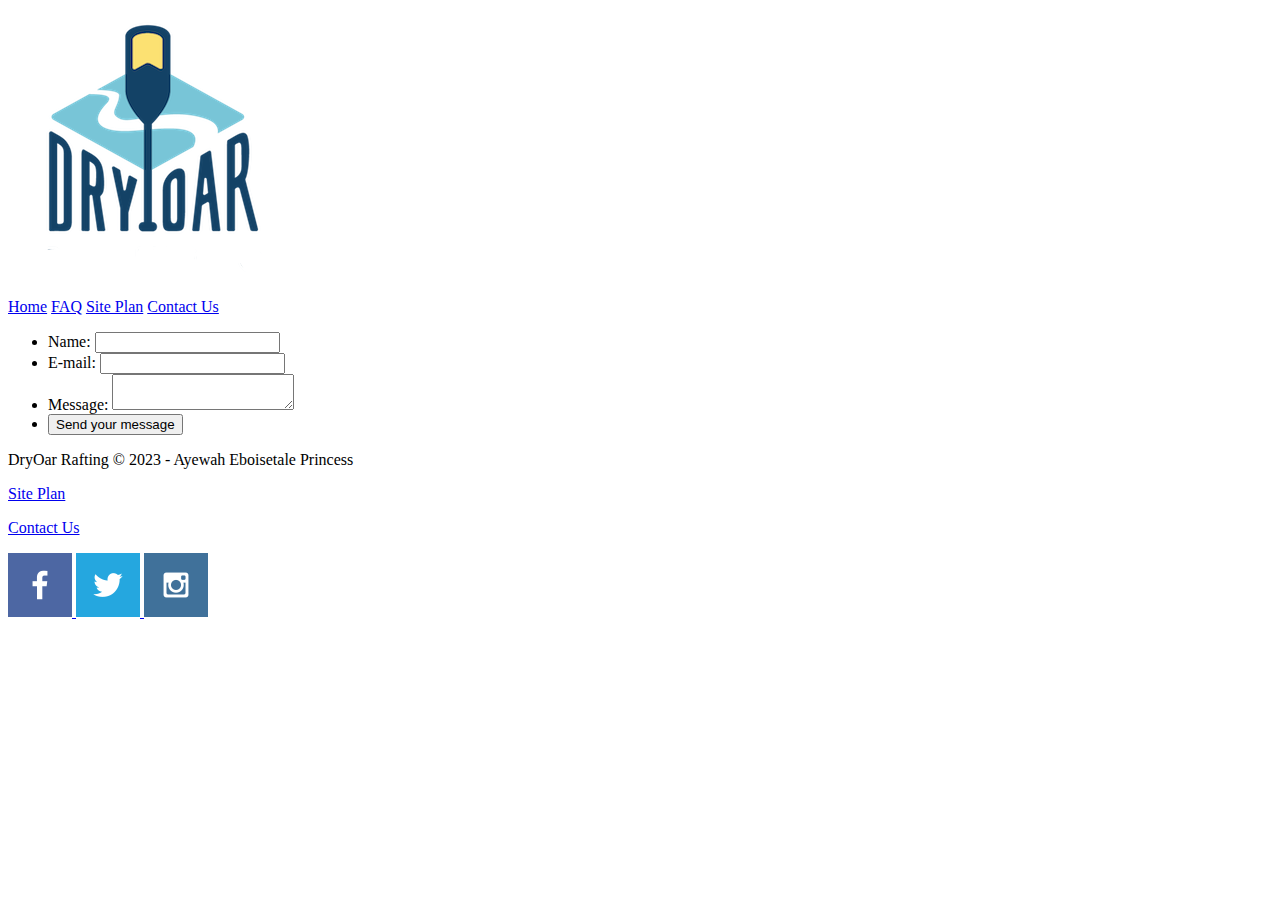
<file: wwr/contactus.html>
<!DOCTYPE html>
<html lang="en">
<head>
  
    </style>
</head>
<body>
    <header>
        <a id="logo_link" href="index.html">
            <img class="logo" src="images/logo.png" alt="Awesome Rafting Logo">
        </a>
        <nav>
            <a href="index.html">Home</a>
            <a href="faq.html">FAQ</a>
            <a href="site-plan-rafting.html">Site Plan</a>
            <a href="contactus.html">Contact Us</a>
        </nav>
    </header>
    <main>
        <div id="feedback"></div>
        <form action="/my-handling-form-page" method="post">
            <ul>
                <li>
                <label for="name">Name:</label>
                <input type="text" id="name" name="user_name" />
                </li>
                <li>
                <label for="mail">E-mail:</label>
                <input type="email" id="mail" name="user_email" />
                </li>
                <li>
                <label for="msg">Message:</label>
                <textarea id="msg" name="user_message"></textarea>
                </li>
                <li class="button">
                    <button type="submit">Send your message</button>
                </li>
            </ul>
        </form>
    </main>
    <footer>
        <p>DryOar Rafting &copy; 2023 - Ayewah Eboisetale Princess</p>
        <p><a href="site-plan-rafting.html">Site Plan</a></p>
        <p><a href="contactus.html">Contact Us</a></p>
        <div class="social">
            <a href="https://facebook.com" target="_blank">
                <img src="images/facebook.png" alt="fb icon">
            </a>
            <a href="https://twitter.com" target="_blank">
                <img src="images/twitter.png" alt="twitter icon">
            </a>
            <a href="https://instagram.com" target="_blank">
                <img src="images/instagram.png" alt="instagram icon">
            </a>
    </footer>
    <script>
        // get the feedback div element so we can do something with it.
        const feedbackElement = document.getElementById('feedback');
        // get the form so we can read what was entered in it.
        const formElement = document.forms[0];
        // add a 'listener' to wait for a submission of our form. When that happens run the code below.
        formElement.addEventListener('submit', function(e) {
            // stop the form from doing the default action.
            e.preventDefault();
            // set the contents of our feedback element to a message letting the user know the form was submitted successfully. Notice that we pull the name that was entered in the form to personalize the message!
            feedbackElement.innerHTML = 'Hello '+ formElement.user_name.value +'! Thank you for your message. We will get back with you as soon as possible!';
            // make the feedback element visible.
            feedbackElement.style.display = "block";
            // add a class to move everything down so our message doesn't cover it.
            document.body.classList.toggle('moveDown');
        });
    </script>
</body>
</html>
</file>
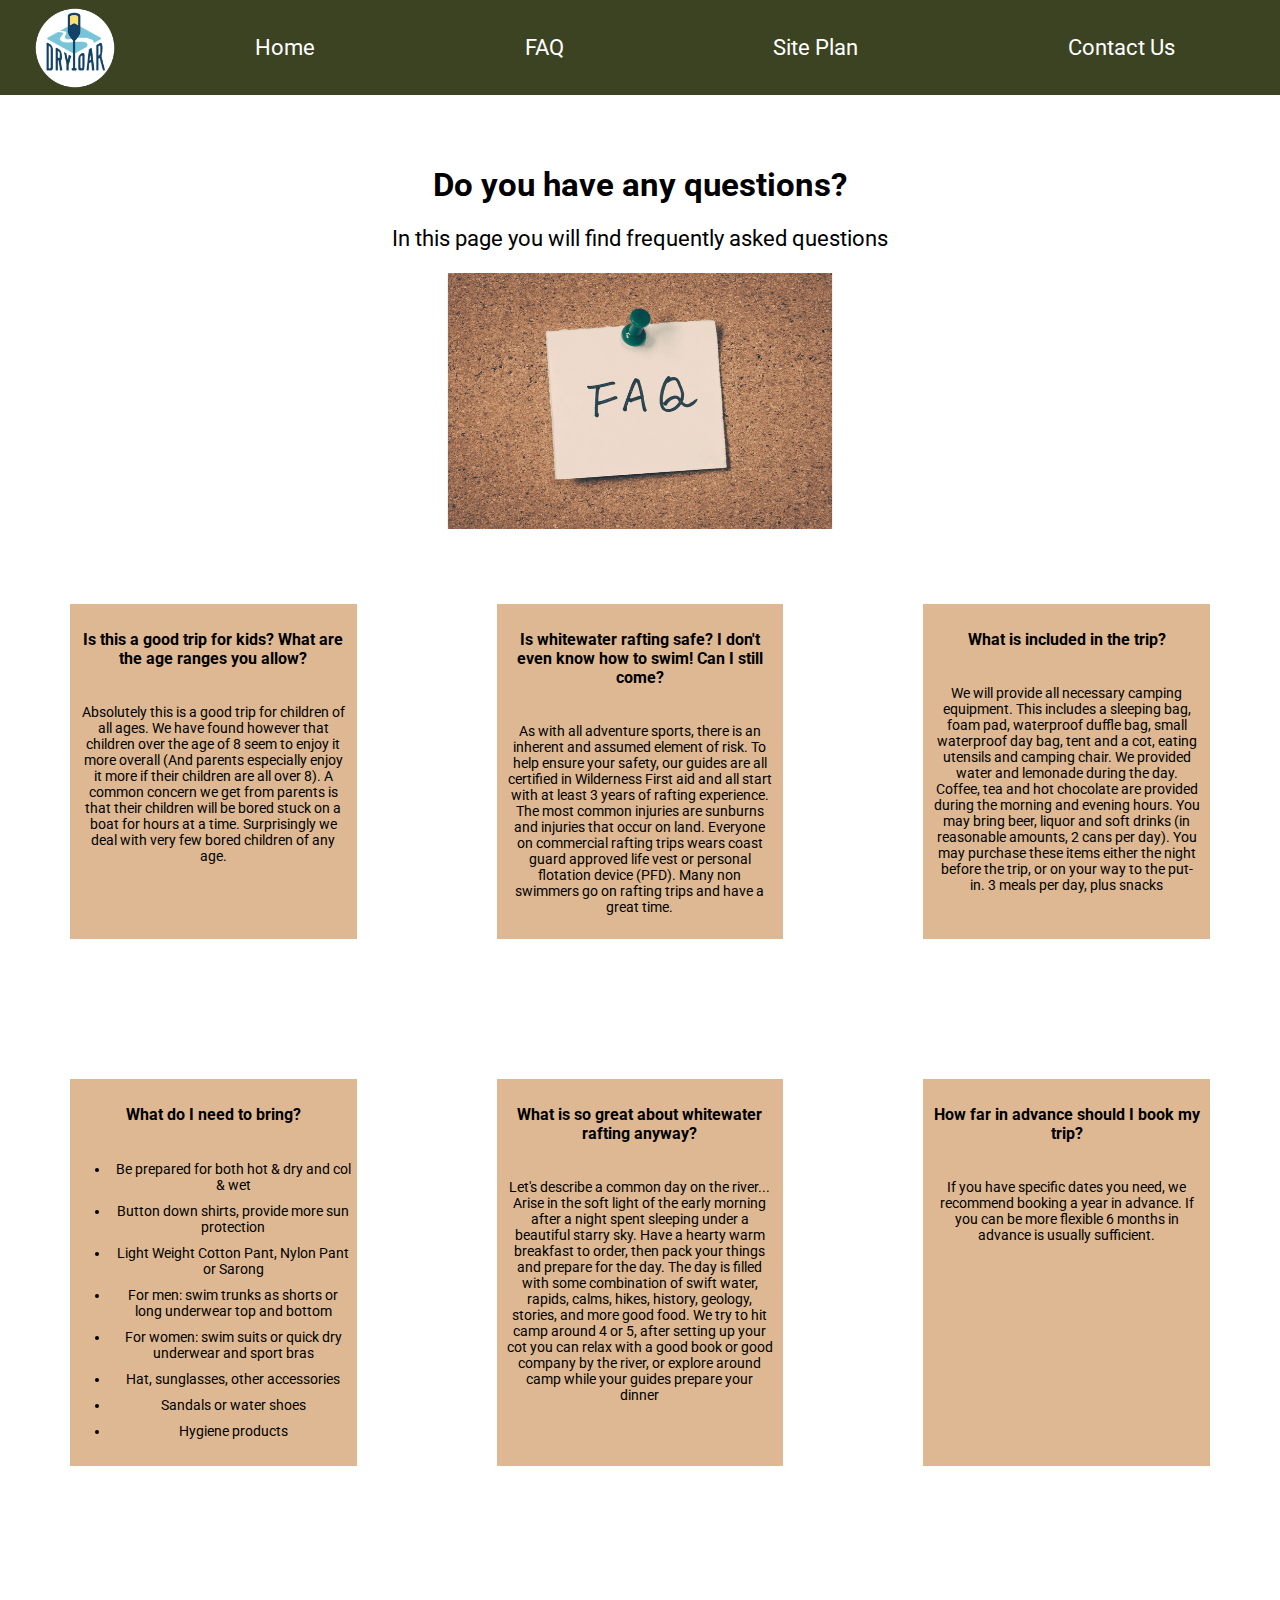
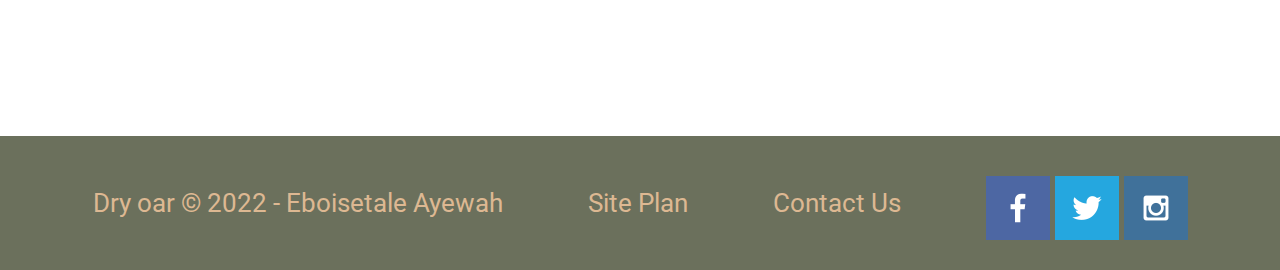
<file: wwr/faq.html>
<!DOCTYPE html>
<html lang="en">
<head>
    <link rel="stylesheet" href="styles/style.css">
    <meta charset="UTF-8">
    <meta http-equiv="X-UA-Compatible" content="IE=edge">
    <meta name="viewport" content="width=device-width, initial-scale=1.0">
    <title>FAQ</title>
</head>
<body>
    <div id="content">
    <header>
        <a id="logo_link" href="index.html">
            <img class="logo" src="images/logo.png" alt="Dry Oar Logo">
        </a>
        <nav>
            <a href="index.html">Home</a>
            <a href="faq.html">FAQ</a>
            <a href="site-plan-rafting.html">Site Plan</a>
            <a href="contactus.html">Contact Us</a>
        </nav>
    </header>
    <div class="title-aboutus">
        <h2>Do you have any questions?</h2>
        <p>In this page you will find frequently asked questions</p>
        <img src="images/faq1.png" alt="question mark">
    </div>

    <div class="aboutus-grid">
        <section class="question">
            <h3>Is this a good trip for kids? What are the age ranges you allow?</h3>
            <p>Absolutely this is a good trip for children of all ages. We have found however that children over the age of 8 seem to enjoy it more overall (And parents especially enjoy it more if their children are all over 8). A common concern we get from parents is that their children will be bored stuck on a boat for hours at a time. Surprisingly we deal with very few bored children of any age.</p>
        </section>

        <section class="question">
            <h3>Is whitewater rafting safe? I don't even know how to swim! Can I still come?</h3>
            <p>As with all adventure sports, there is an inherent and assumed element of risk. To help ensure your safety, our guides are all certified in Wilderness First aid and all start with at least 3 years of rafting experience. The most common injuries are sunburns and injuries that occur on land.
                Everyone on commercial rafting trips wears coast guard approved life vest or personal flotation device (PFD). Many non swimmers go on rafting trips and have a great time.</p>
        </section>

        <section class="question">
            <h3>What is included in the trip?</h3>
            <p>We will provide all necessary camping equipment. This includes a sleeping bag, foam pad, waterproof duffle bag, small waterproof day bag, tent and a cot, eating utensils and camping chair.
                We provided water and lemonade during the day. Coffee, tea and hot chocolate are provided during the morning and evening hours. You may bring beer, liquor and soft drinks (in reasonable amounts, 2 cans per day). You may purchase these items either the night before the trip, or on your way to the put-in. 3 meals per day, plus snacks</p>
        </section>

        <section class="question">
            <h3>What do I need to bring?</h3>
            <ul>
                <li>Be prepared for both hot & dry and col & wet</li>
                <li>Button down shirts, provide more sun protection</li>
                <li>Light Weight Cotton Pant, Nylon Pant or Sarong</li>
                <li>For men: swim trunks as shorts or long underwear top and bottom</li>
                <li>For women: swim suits or quick dry underwear and sport bras</li>
                <li>Hat, sunglasses, other accessories</li>
                <li>Sandals or water shoes</li>
                <li>Hygiene products</li>
            </ul>
        </section>

        <section class="question">
            <h3>What is so great about whitewater rafting anyway?</h3>
            <p>Let's describe a common day on the river...<br>
                Arise in the soft light of the early morning after a night spent sleeping under a beautiful starry sky. Have a hearty warm breakfast to order, then pack your things and prepare for the day. The day is filled with some combination of swift water, rapids, calms, hikes, history, geology, stories, and more good food. We try to hit camp around 4 or 5, after setting up your cot you can relax with a good book or good company by the river, or explore around camp while your guides prepare your dinner</p>
        </section>

        <section class="question">
            <h3>How far in advance should I book my trip?</h3>
            <p>If you have specific dates you need, we recommend booking a year in advance. If you can be more flexible 6 months in advance is usually sufficient.</p>
        </section>
    </div>

    <footer>
        <p>Dry oar &copy; 2022 - Eboisetale Ayewah</p>
        <p><a href="site-plan-rafting.html">Site Plan</a></p>
        <p><a href="contactus.html">Contact Us</a></p>
        <div class="social">
            <a href="https://facebook.com" target="_blank">
                <img src="images/facebook.png" alt="fb icon">
            </a>
            <a href="https://twitter.com" target="_blank">
                <img src="images/twitter.png" alt="twitter icon">
            </a>
            <a href="https://instagram.com" target="_blank">
                <img src="images/instagram.png" alt="instagram icon">
            </a>
        </div>
    </footer>
</div> 
</body>
</html>
</file>
<file: wwr/styles/style.css>
/*CSS*/
@import url('https://fonts.googleapis.com/css2?family=Roboto&family=Rock+Salt&display=swap');
#content{
    max-width: 1600px;
    margin:0 auto;
}

nav a{
    text-align: center;
    color: #ffffff;
    text-decoration: none;
    padding: 35px;
}
#hero-msg h1 {
    text-align: center; 
    color: white
}
#hero-msg h4 {
    text-align: center;
    color: white;
}
.button-box {
    text-align: center; 
}
main section {
    text-align: center; 
}
#background {
    height: 725px;
    grid-column: 1/11;
    grid-row: 4/9;
}
body {
    background-color: white;
    font-family: 'Roboto', Arial, sans-serif;
    font-size: 22px;
    margin: 0;
    padding: 0;
}
header {
    background-color: #3C4323;
    display: grid;
    grid-template-columns: 150px auto;
}
nav a:hover {
    background-color: #95dce5;
    color: #eb9d6d;
}
.book {
        background-color: #ddb892;
        color: #000814;
        text-decoration: none;
        font-size: 18px;
        padding: 15px 30px;
        margin-top: 50px;
        border-radius: 5px;
}
.join {
    background-color: #ddb892;;
    color: #000814;
    text-decoration: none;
    font-size: 18px;
    padding: 15px 30px;
    margin-top: 50px;
    border-radius: 5px;

}
.book:hover {
    background-color: #ddb892;
    color: #eb9d6d;
}
.join:hover {
    background-color: #6b705c;
    color: #132a13;
}
.msg {
    background-color: #6b705c;
    line-height: 1.5em;
    padding: 35px;
    grid-column: 6/10;
    grid-row: 6/7;
    box-shadow: 5px 5px 10px #6f7364;
}
footer {
    background-color: #6b705c;
    color: #ddb892;
    padding: 25px 50px;
    margin-top: 200px;
    display: flex;
    justify-content: space-around;
    align-items: center;
}
.home-title {
    color: #132a13;
    font-family: 'Rock Salt', 'Bradley Hand', sans-serif;
    font-size: 2em;
    margin-top: 10px;
}
h4 {
    color:#000814 ;
}
.msg h2 {
    color: #ffffff;
}
.msg p {
    color: #ffffff;
    font-size: .8em;
    padding-bottom: 15px;
}
footer a {
    color: #ddb892;
    text-decoration: none;
}
footer a:hover {
    color: #000814;
}
.icon {
    width: 80px;
    padding-top: 10px;
}
.logo {
    width: 80px;
}
#hero-img {
    width: 100%;
}
footer p {
    font-size: 1.2em;
}
footer p a:hover {
    text-decoration: underline;
} 
h2{
    margin: 0; 
}
footer .social img {
    padding-top: 15px;
}
#logo_link {padding-top: 5px;
} 
.rivers-card {
    margin: 200px 0;
    grid-column: 2/4;
    grid-row: 2/3;
}
.camping-card {
    margin: 200px 0;
    grid-column: 5/7;
    grid-row: 2/3;
}
.rapids-card {
    margin: 200px 0;
    grid-column: 8/10;
    grid-row: 2/3;
} 
.card-img {
    border: 10px solid #d9c2a3;
    transition: transform .5s;
    box-shadow: 5px 5px 10px #6f7364;
    width: 100%
}
.card-img:hover {
    opacity: .6;
    transform: scale(1.1);
}
.main section img {
    box-sizing: border-box;
}
nav {
    display: flex;
    justify-content: space-around;
}
#logo_link {
    padding-top: 5px;
    justify-self: center;
    align-self: center;
}
#hero {
    display: grid;
    grid-template-columns: 1fr 3fr 1fr;
    margin-top: -100px; 
}
#hero-box {
    grid-column: 1/4;
    grid-row: 1/3;
    z-index: -1;
}
#hero-msg {
    grid-column: 2/3;
    grid-row: 1/2;
    margin-top: 100px;
}
.mountains {
    grid-column: 2/7;
    grid-row: 5/8;
    box-shadow: 5px 5px 10px #6f7364;
    width: 100% 
}
/* ------------------------- ABOUT US PAGE ------------------------- */
.title-aboutus {
    text-align: center;
}
.title-aboutus h2 {
    margin-top: 70px;
}
.title-aboutus img {
    width: 40%;
}

.aboutus-grid {
    display: grid;
    grid-template-columns: repeat(3, 1fr);
    text-align: center;
    box-sizing: border-box;
    
    
}
.question{
    background: #ddb892;
    margin: 70px;
    word-wrap: break-word;
    vertical-align: middle;
    

}
.aboutus-grid .question h3  {
    font-size: 16px;
    padding: 10px;
}
.aboutus-grid .question p {
    font-size: 14px;
    padding: 10px;
}
.aboutus-grid .question li {
    font-size: 14px;
    padding: 5px;
}



@media screen and (max-width: 900px) {
    #hero, .home-grid {
        display: block;
        height: auto;
    }
    nav, footer {
        flex-direction: column;
    }
    nav a {
        display: block;
        padding: 15px;
    }
    #hero {
        margin-top: 0;
    }
    #hero-msg {
        margin-top: 0;
    }
    #hero-msg h4 {
        display: none;
    }
    #hero-msg h1 {
        color: #6f7364;
    }
    .home-title {
        font-size: 25px;
    }
    .rivers-card, .camping-card, .rapids-card { 
        margin: 50px auto;
        width: 60%;
    }
    #background {
        display: none;
    }
    .mountains, .msg {
        width: 80%;
        display: block;
        margin: 0 auto;
    }
    footer {
        margin-top: 25px;
    }
}
</file>
<file: portfolio/styles/site-plan.css>
.navbar-item, #home-calltoaction a, #home-calltoaction img, .modal img, form button {transition: transform .2s;}
.navbar-item:hover, #home-calltoaction a:hover, #home-calltoaction img:hover, .modal img:hover, form button:hover {transform: scale(1.02);}
.navbar-end{height: 98%;}
.navbar-end span {transition: transform .2s;}
.navbar-end span:hover {transform: scale(1.05);}
#home-tabs {margin-top: 5rem;}
#home-tabs ul li a {
    transition: transform .2s;
    padding: .5rem 3rem;
}
#home-tabs ul li {padding: 0 .3rem;}
#home-tabs ul li a:hover {transform: scale(1.01);}
#aboutme-tabs a {color: #363636;}
#view-github {
    background-color: #363636;
    padding: .1rem .5rem;
    border-radius: 15px;
    color: white;
    transition: transform .3s;
}
#view-github:hover {
    transform: scale(1.01);
    color: #5BE9B9
}
#home-tabs ul li.is-active a, #aboutme-tabs ul li.is-active a {
    color: #5BE9B9;
    background-color: #6e07f3;
}
/* Show content for the active tab */
#tab-content > div:target {
  display: block;
}
.custom-text-color {
        color: #5BE9B9;
}
.has-text-custom-color {
    color: #6e07f3 !important; /* Your desired main text color */
}
/* Add this custom class */
.custom-button-color {
    background-color: #5BE9B9 !important; 
    color: #ffffff !important;
    
}
.contact-me.button {
    background-color: #5BE9B9 !important;
    color: #ffffff !important;
}
.custom-title {
    color: #5BE9B9;
}

.custom-text-color {
    color: #6e07f3;
}
.custom-text-color-2 {
    color: #5BE9B9;
}

#card .card-footer {border: none;}
.tabs-github-link {
    color: #5BE9B9;
    background-color: #6e07f3;
    padding: .2rem .4rem;
    border-radius: 5px;
    text-decoration: none;
    transition: transform .3s;
}
.tabs-github-link:hover {color: #6e07f3}
#portrait {padding-top: 0; border-radius: 200px;}
#tab-content img {padding-top: 0;}
#home-calltoaction, #aboutme-calltoaction {margin-bottom: 13rem;}
  /* Center the form on the page */
   form {
  margin: 0 auto;
  width: 400px;
  /* Form outline */
  padding: 1em;
  border: 1px solid #ccc;
  border-radius: 1em;
   }
ul {
  list-style: none;
  padding: 0;
  margin: 0;
}

form li + li {
  margin-top: 1em;
}

label {
  /* Uniform size & alignment */
  display: inline-block;
  width: 90px;
  text-align: right;
}

input,
textarea {
  /* To make sure that all text fields have the same font settings
     By default, textareas have a monospace font */
  font: 1em sans-serif;

  /* Uniform text field size */
  width: 300px;
  box-sizing: border-box;

  /* Match form field borders */
  border: 1px solid #999;
}

input:focus,
textarea:focus {
  /* Additional highlight for focused elements */
  border-color: #000;
}

textarea {
  /* Align multiline text fields with their labels */
  vertical-align: top;

  /* Provide space to type some text */
  height: 5em;
}

.button {
  /* Align buttons with the text fields */
  padding-left: 90px; /* same size as the label elements */
}

button {
  /* This extra margin represent roughly the same space as the space
     between the labels and their text fields */
  margin-left: 0.5em;
}
#feedback {
    background-color: antiquewhite;
    position: absolute;
    top: 0;
    left: 0;
    right: 0;
    padding: .5em;
    /* make this element invisible until we are ready for it */
    display: none;      
}
.moveDown {
    margin-top: 3em;
}
@media screen and (max-width: 1024px) {
    .aboutme #tab-content .columns {
        display: flex;
        flex-direction: column;
    }
}
</file>
<file: positioning/positionstyles.css>
/* CSS - Name: "positionstyles.css" */
/* Activity 1 styles */
.content1 {
  /* This is the parent of the activity 1 boxes. */
  display: grid;
  grid-template-columns: 1fr 1fr;
}
.red1 { 
  width: 100%; 
  height: 100px; 
  background-color: red; 

} 
.green1 {
  width: 200px; 
  height: 200px; 
  background-color: green; 

} 
.yellow1 {
  width: 200px; 
  height: 200px; 
  background-color: gold; 
} 
.blue1 {
  width: 100%; 
  height: 100px; 
  background-color: blue; 
} 
/* Activity 2 styles */ 
.content2 {
  /* This is the parent of the activity 2 boxes. */
}
.red2 {
  width: 100px; 
  height: 100px; 
  background-color: red;
  margin-bottom: -50px;  
} 
.green2 { 
  width: 100px; 
  height: 100px; 
  background-color: green; 
  margin-left: 50px;
} 
.yellow2 {
  width: 100px; 
  height: 100px; 
  background-color: gold;
  margin-top: -50px;
  margin-left: 100px;  
} 
.blue2 {
  width: 100px; 
  height: 100px; 
  background-color: blue;
  margin-top: -50px;
  margin-left: 150px; 
} 
/* Activity 3 styles */ 
.content3 {
  /* This is the parent of the activity 3 boxes. */
  display: grid;
  grid-template-columns: 1fr 1fr;
  grid-column-gap: 100px
}
.red3 {
  width: 100%; 
  height: 100px; 
  background-color: red; 
  grid-column: 1/3;
} 
.green3 {
  width: 100%; 
  height: 200px; 
  background-color: green;
} 
.yellow3 {
  width: 100%; 
  height: 200px; 
  background-color: gold; 
} 
.blue3 {
  width: 100%;
  height: 100px; 
  background-color: blue; 
  grid-column: 1/3;
} 
/* Activity 4 styles */ 
.content4 {
  /* This is the parent of the activity 4 boxes. */
  display: grid;
  grid-template-columns: 1fr 1fr;
  height: 400px;
}
.red4 {
  width: 100%; 
  height: 100%; 
  background-color: red;
  grid-column: 1/2;
  grid-row: 1/4; 
} 
.green4 {
  width: 100%; 
  height: 100%; 
  background-color: green; 
} 
.yellow4 {
  width: 100%; 
  height: 100%; 
  background-color: gold;
  grid-column: 2/3; 
} 
.blue4 {
  width: 100%; 
  height: 100%; 
  background-color: blue;
  grid-column: 2/3; 
} 
/* Activity 5 styles */ 
.content5 {
  /* This is the parent of the activity 5 boxes. */
  height: 400px;
}
.red5 { 
  width: 100%; 
  height: 100px; 
  background-color: red; 
} 
.green5 { 
  width: 150px; 
  height: 150px; 
  background-color: green; 
  float: left;

} 
.yellow5 {
  width: 100%; 
  height: 250px; 
  background-color: gold; 

} 
.blue5 {
  width: 100%; 
  height: 100px; 
  background-color: blue; 
} 
/* Activity 6 styles */ 
.content6 {
  /* This is the parent of the activity 6 boxes. */
  display: grid;
  grid-template-columns: repeat(6, 100px);
}
.red6 {
  width: 400px; 
  height: 200px; 
  background-color: red;
  grid-column: 1/5;
  grid-row: 1/3; 
} 
.green6 {
  width: 200px; 
  height: 200px; 
  background-color: green;
  grid-column: 1/3;
  grid-row: 5/7;
  z-index: 2; 
} 
.yellow6 {
  width: 200px; 
  height: 400px; 
  background-color: gold;
  grid-column: 5/7;
  grid-row: 3/7;
  z-index: 2; 
} 
.blue6 {
  width: 400px; 
  height: 400px; 
  background-color: blue; 
  grid-column: 2/6;
  grid-row: 2/6;
  z-index: 1;
} 


/* Do not make any changes below here */
.activity {
  width: 70%; 
  margin: 20px auto; 
  font-family: Arial, sans-serif; 
  border: 1px solid black; 
  padding: 10px; 
  clear:both; 
  overflow: auto;
} 

.hint {
  border: 1px solid grey;
  background: #e0e0e0;
  padding: .5em;
  position: relative;
  margin: 1em 0;
}
.hint h3 {
  margin: 0;
}
.hint:hover {
  background: #d0d0d0;
}
.hint > div {
  display: none;
}

.hint input[type=checkbox] {
  position: absolute;
  width: 100%;
  height: 100%;
  opacity: 0;
  z-index: 1;
  cursor: pointer;
}

.hint input[type=checkbox]:checked ~ div {
  display: block;
}

.hint i {
  position: absolute;
  transform: translate(-6px, 0);
  margin-top: 16px;
  right: 10px;
  top: -3px;
}
.hint i:before, .hint i:after {
  content: "";
  position: absolute;
  background-color: black;
  width: 3px;
  height: 9px;
}
.hint i:before {
  transform: translate(2px, 0) rotate(45deg);
}
.hint i:after {
  transform: translate(-2px, 0) rotate(-45deg);
}

.hint input[type=checkbox]:checked ~ i:before {
  transform: translate(-2px, 0) rotate(45deg);
}
.hint input[type=checkbox]:checked ~ i:after {
  transform: translate(2px, 0) rotate(-45deg);
}
.hint a {
  position: relative;
  z-index: 1;
}
</file>
